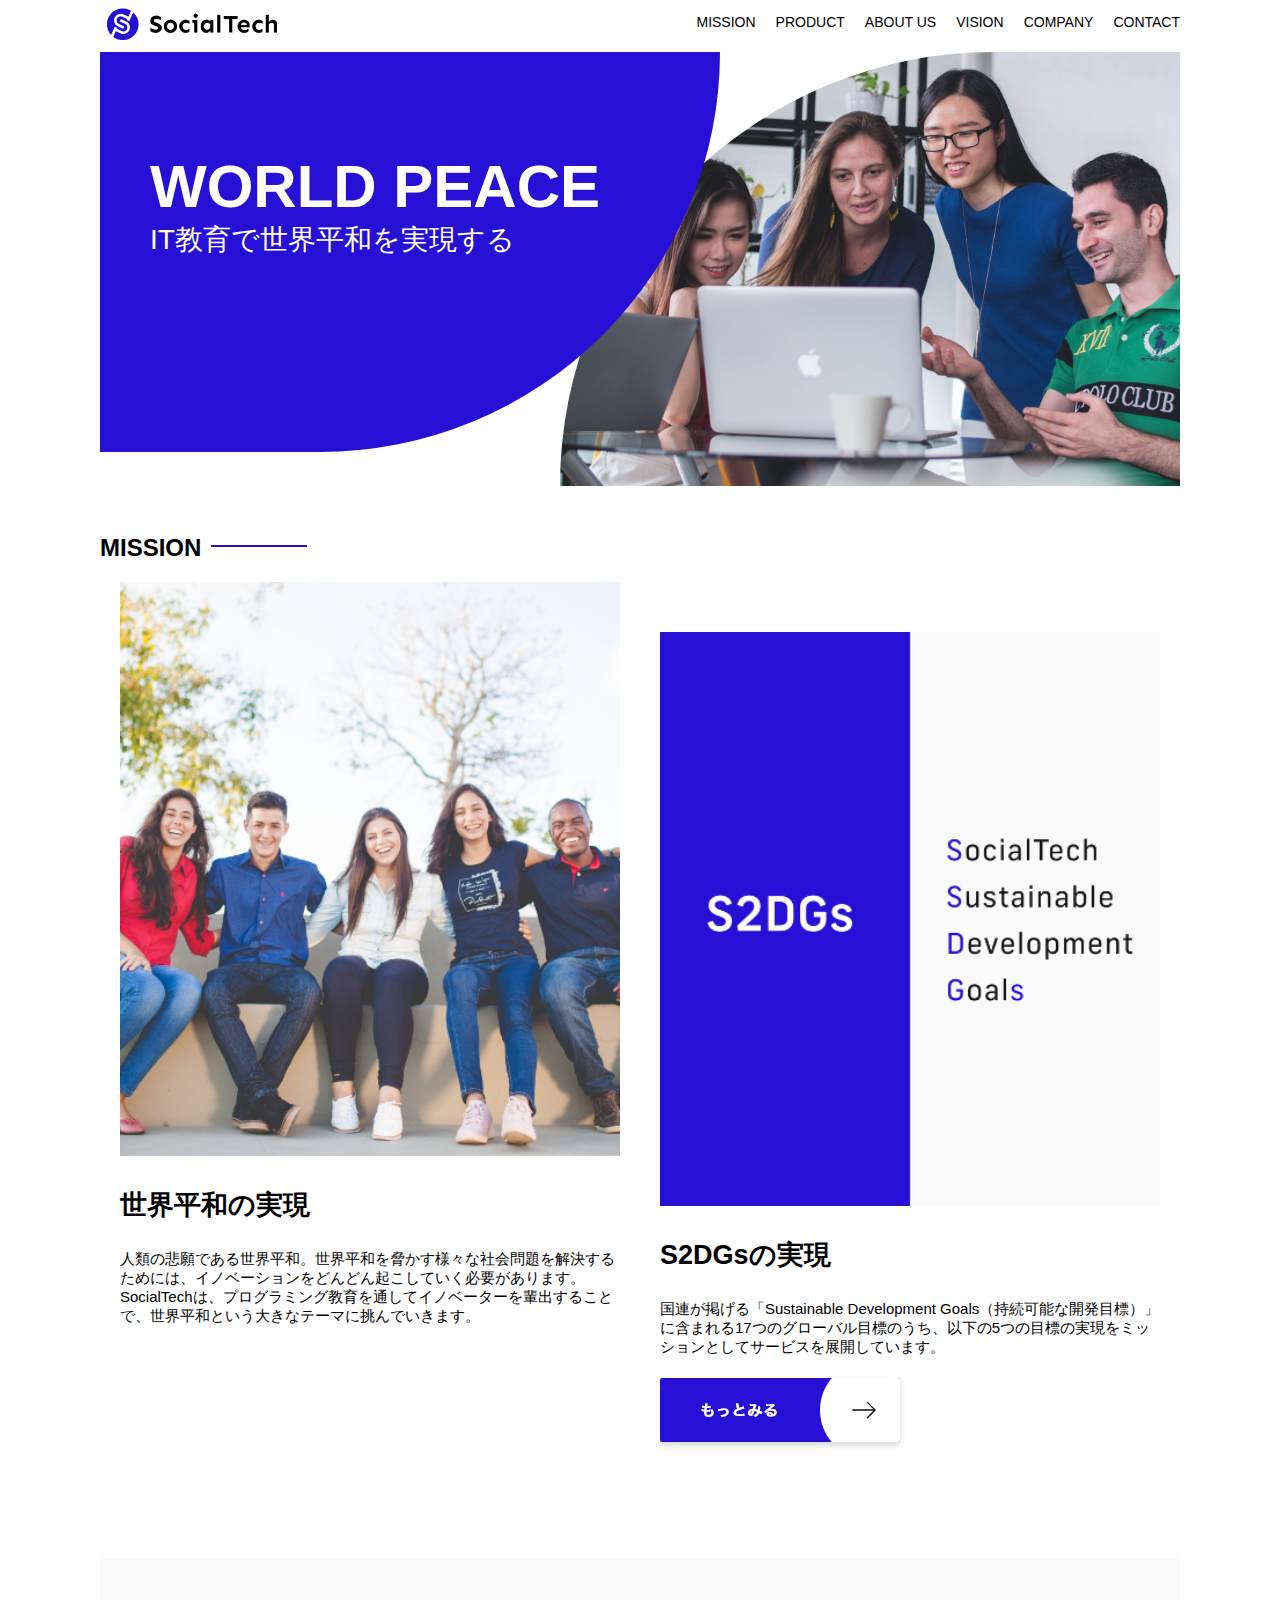
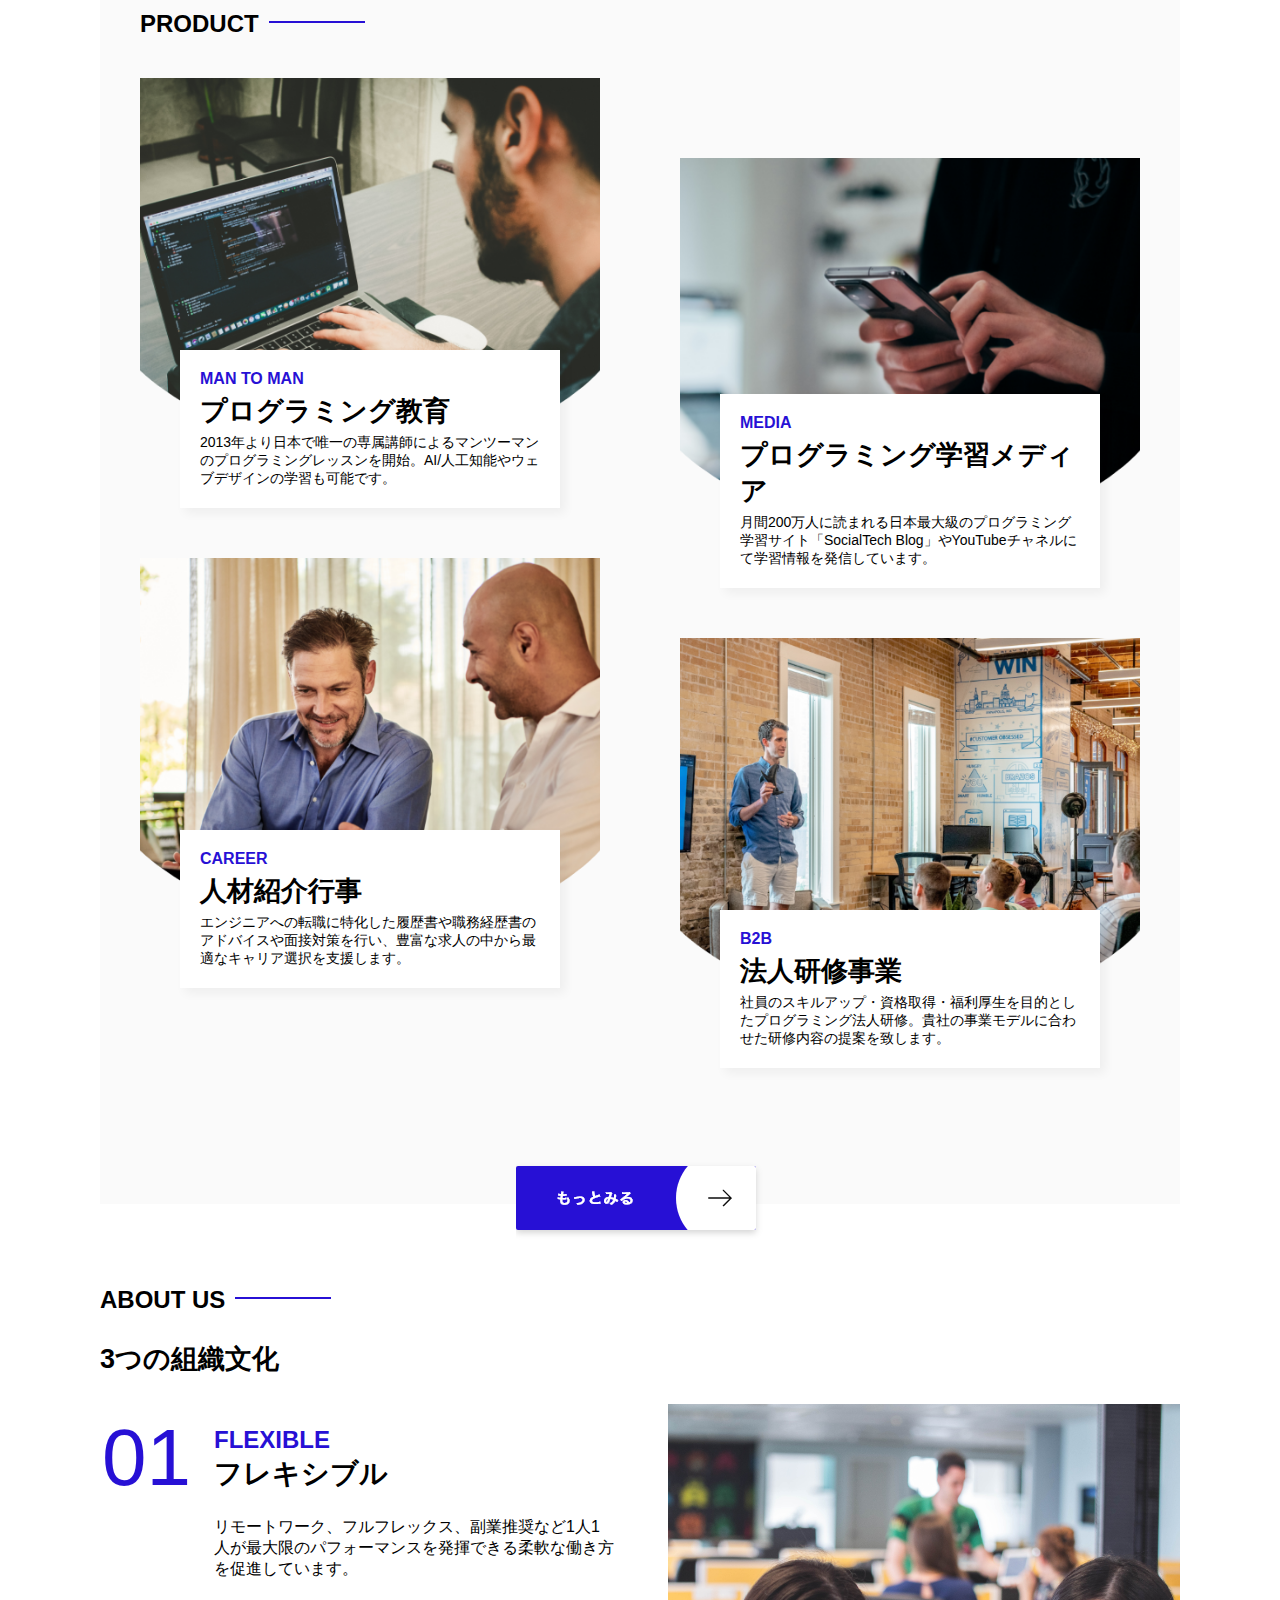
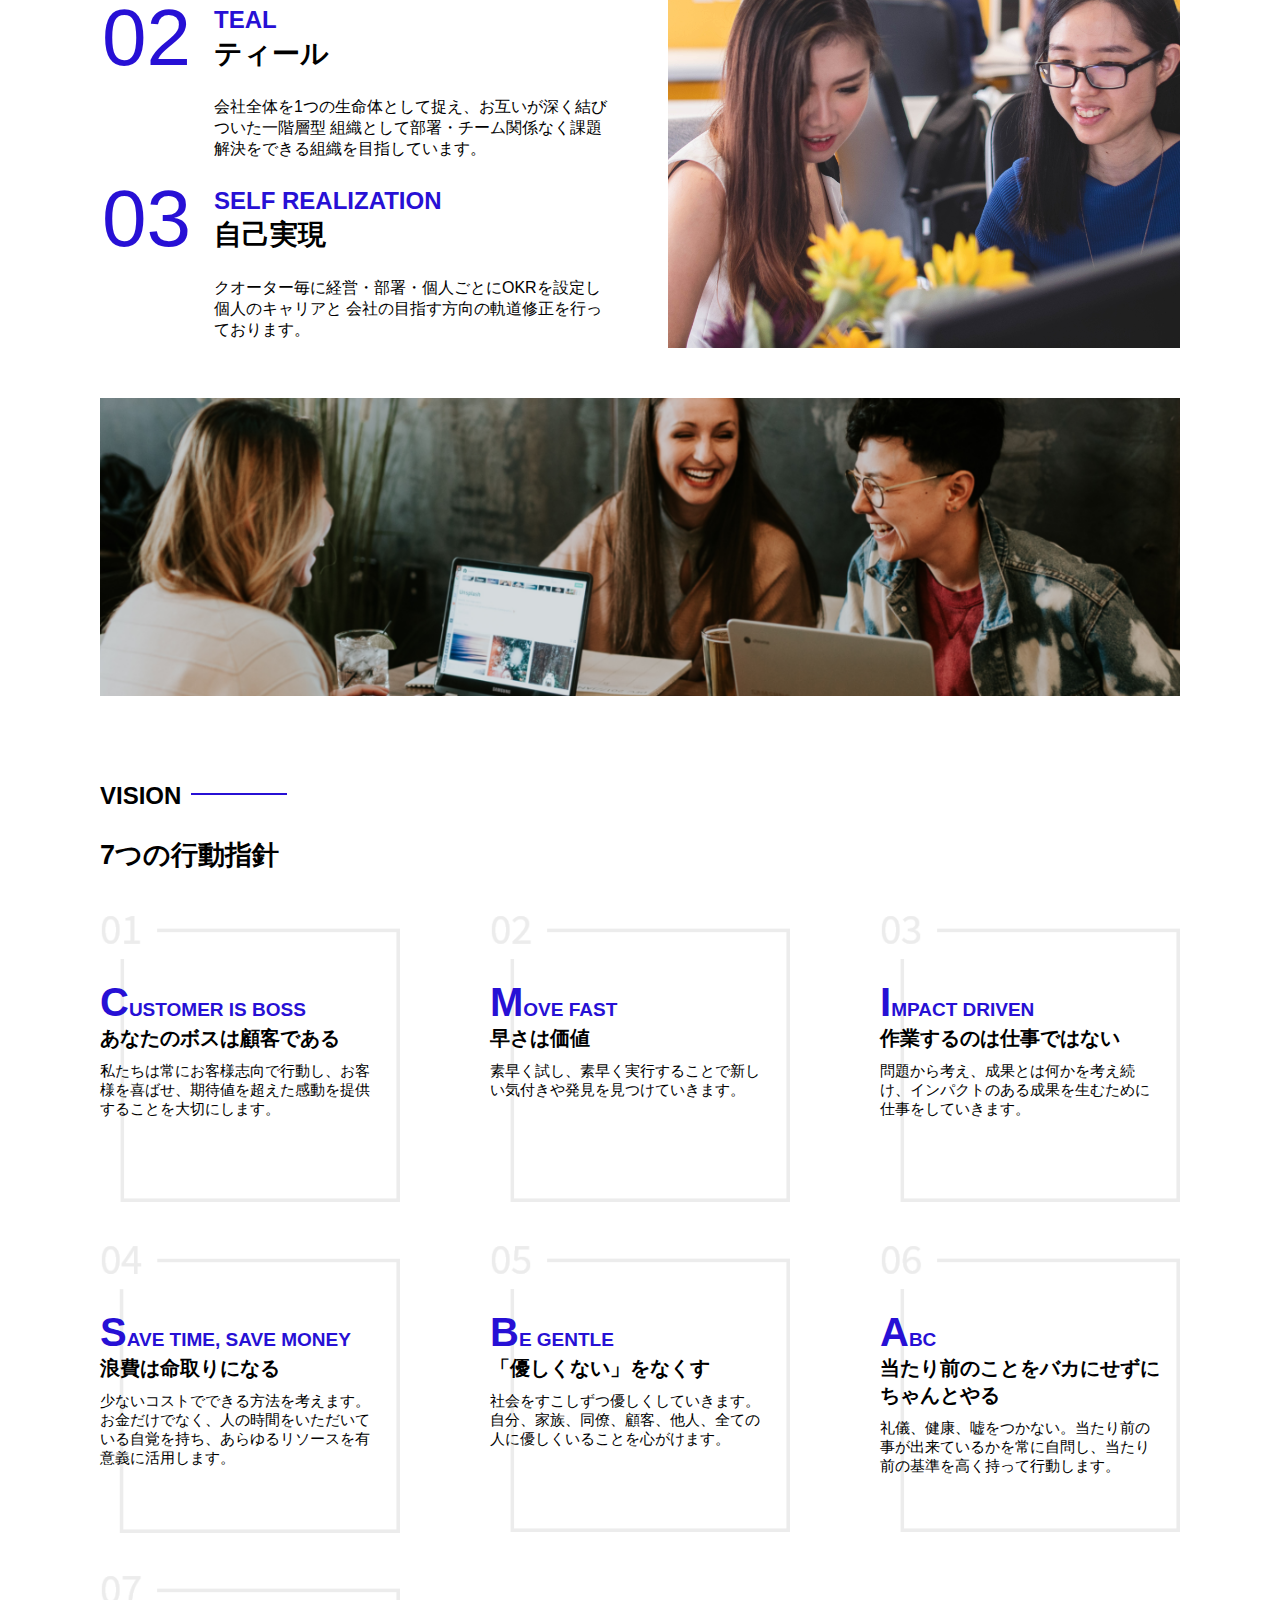
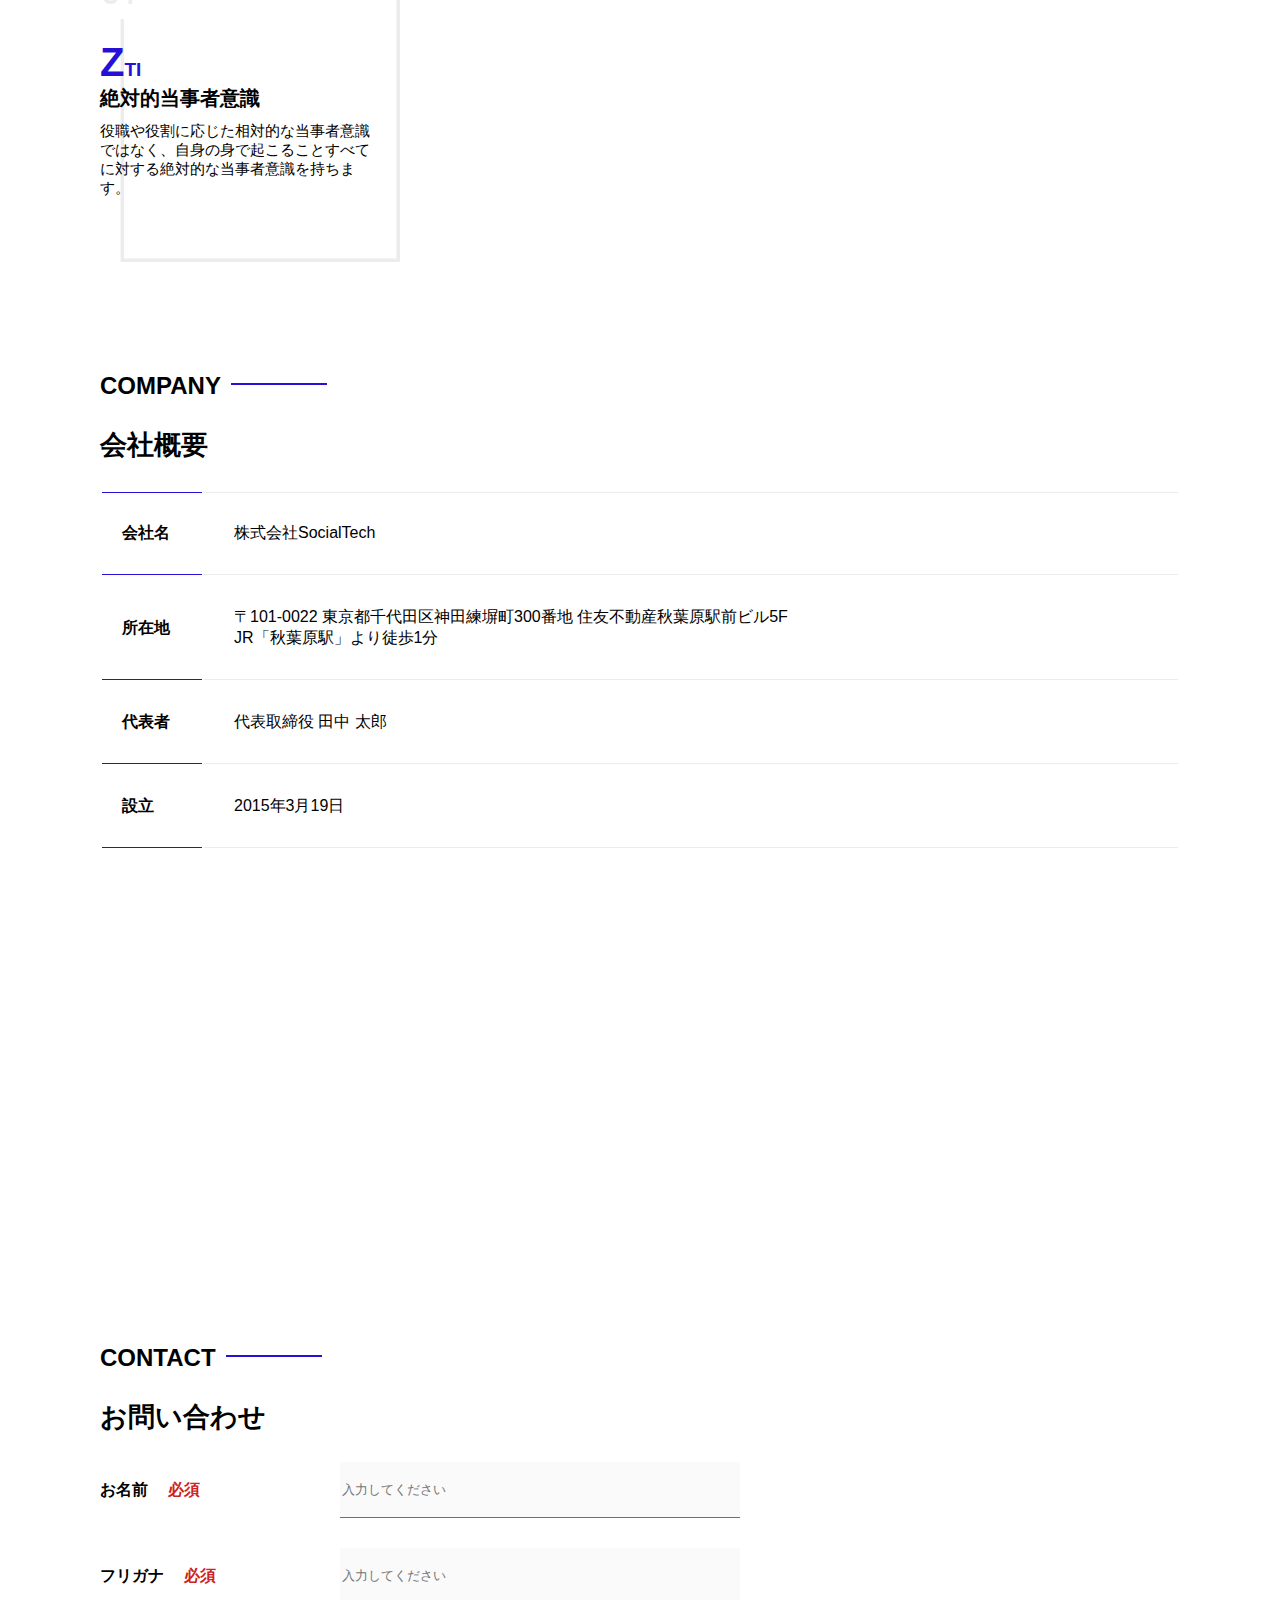
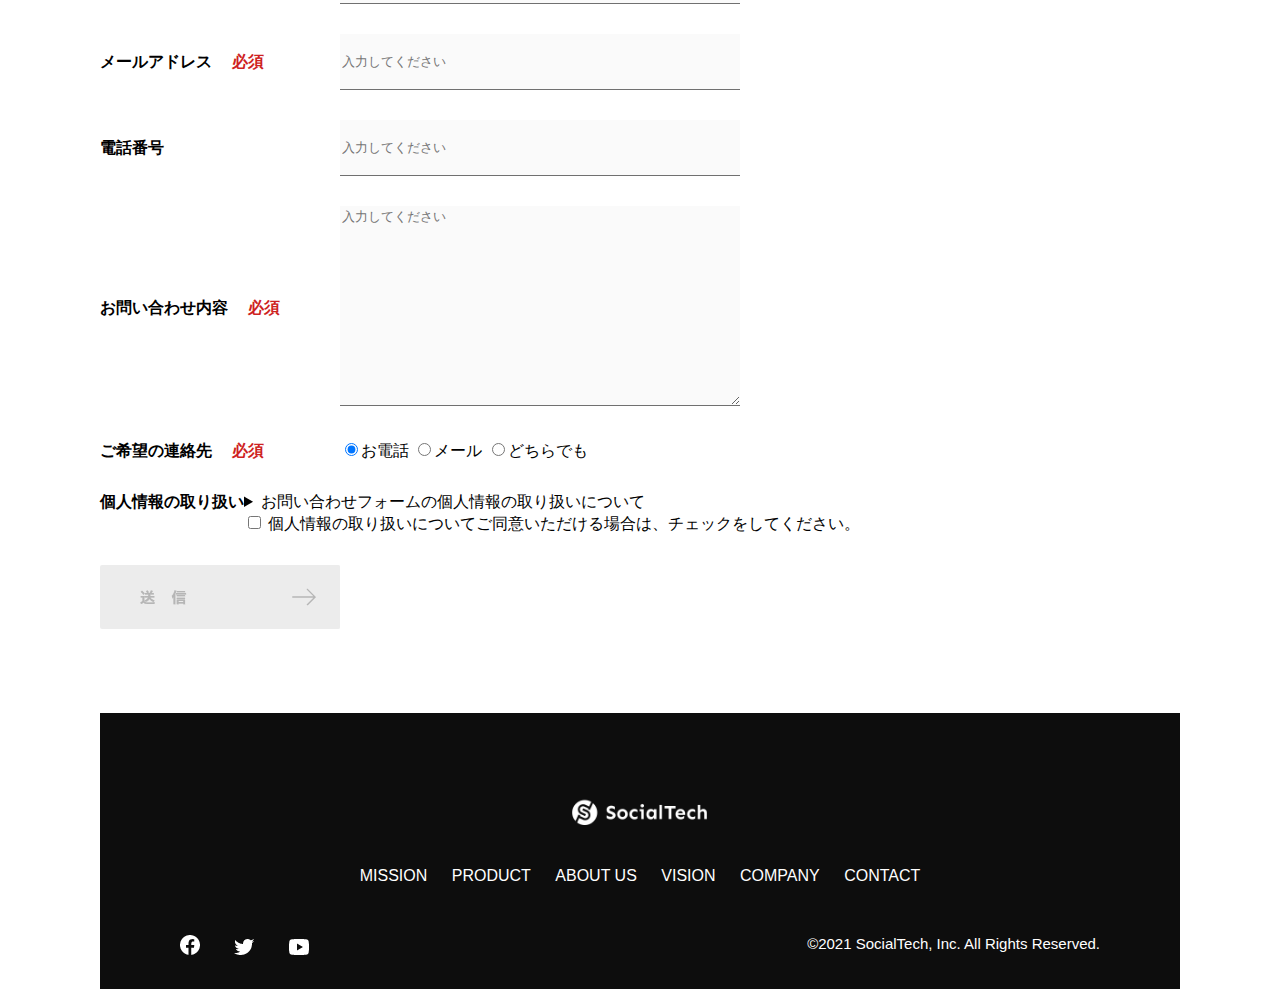
<file: kadai_tutorial_output/index.html>
<!DOCTYPE html>
<html>
<head>
    <title>socialTech</title>
    <meta charset="UTF-8">
    <meta name="description" content="socialTechはEdTech業界のリーディングカンパニーを目指します。">
    <meta name="viewport" content="width=device-width,initial-scale=1.0">
    <link rel="stylesheet" href="style.css">
</head>
<body>
    <!--ヘッダー-->
    <header>

        <!--ロゴ-->
        <a href="index.html" id="logo">
            <img src="images/logo.png" alt="トップページに戻る">
        </a>

        <!--pc用ナビゲーション-->
        <nav id="nav-pc">
            <ul>
                <li><a href="mission.html">MISSION</a></li>
                <li><a href="product.html">PRODUCT</a></li>
                <li><a href="index.html#aboutus">ABOUT US</a></li>
                <li><a href="index.html#vision">VISION</a></li>
                <li><a href="index.html#company">COMPANY</a></li>
                <li><a href="index.html#contact">CONTACT</a></li>
            </ul>
        </nav>

        <!-- スマホ用メニュー -->
        <button id="menu-sp" onclick="document.getElementById('nav-sp').style.display = 'block' ">
            <img src="images/button-menu.png" alt="ナビゲーションを開く">
        </button>
        <div id="nav-sp">
            <button id="close" onclick="document.getElementById('nav-sp').style.display = 'none' ">
                <img src="images/button-close.png" alt="ナビゲーションを閉じる">
            </button>
            <nav>
                <ul>
                    <li>
                        <a id="logo-sp" href="index.html" onclick="document.getElementById('nav-sp').style.display = 'none'">
                            <img src="images/logo-sp.png" alt="トップページに戻る">
                        </a>
                    </li>
                    <li>
                        <a class="menu"  href="mission.html" onclick="document. getElementById('nav-sp').style.display = 'none'">MISSION</a>
                    </li>
                    <li>
                        <a class="menu" href="product.html" onclick="document. getElementById('nav-sp').style.display = 'none'">PRODUCT</a>
                    </li>
                    <li>
                        <a class="menu" href="index.html#aboutus" onclick="document.getElementById('nav-sp').style.display = 'none'">ABOUT US</a>
                    </li>
                    <li>
                        <a  class="menu" href="index.html#vision" onclick="document.getElementById('nav-sp').style.display = 'none'">VISION</a>
                    </li>
                    <li>
                        <a  class="menu" href="index.html#company" onclick="document.getElementById('nav-sp').style.display = 'none'">COMPANY</a>
                    </li>
                    <li>
                        <a  class="menu" href="index.html#contact" onclick="document.getElementById('nav-sp').style.display = 'none'">CONTACT</a>
                    </li>
                </ul>
            </nav>
            <div id="sns">
                <a href="https://www.facebook.com/sejuku2013">
                    <img src="images/button-facebook.png" alt="フェイスブックのリンク">
                </a>
                <a href="https://twitter.com/samuraijuku">
                    <img src="images/button-twitter.png" alt="ツイッターのリンク">
                </a>
                <a href="https://www.youtube.com/channel/UCCFOQO5aDK0xXam4cUQXT8g">
                    <img src="images/button-youtube.png" alt="ユーチューブのリンク">
                </a>
            </div>

        </div>
    </header>

    <main>
        <article>

            <!-- メインビジュアル　-->
            <section id="main-visual">
                <div id="main-message">
                    <h1>WORLD PEACE</h1>
                    <p>IT教育で世界平和を実現する</p>
                </div>
                <img src="images/index/index-main.png" alt="PCの周りに集まる多国籍の仲間たち">
            </section>

            <!--ミッション-->
            <section id="mission">
                <h2 class="index-h2">MISSION</h2>
                <div id="mission-flex">
                    <div>
                        <img id="mission-photo" src="images/index/index-mission.png" alt="屋外のベンチで写真を撮影する多国籍の仲間たち">
                        <h3>世界平和の実現</h3>
                        <p>人類の悲願である世界平和。世界平和を脅かす様々な社会問題を解決するためには、イノベーションをどんどん起こしていく必要があります。SocialTechは、プログラミング教育を通してイノベーターを輩出することで、世界平和という大きなテーマに挑んでいきます。</p>
                    </div>
                    <div>
                        <img id="s2dgs" src="images/index/s2dgs.png" alt="s2dgs">
                        <h3>S2DGsの実現</h3>
                        <p>国連が掲げる「Sustainable Development Goals（持続可能な開発目標）」に含まれる17つのグローバル目標のうち、以下の5つの目標の実現をミッションとしてサービスを展開しています。</p>
                        <a href="mission.html">
                            <img src="images/button-more.png" alt="もっと見る">
                        </a>
                    </div>
            </section>

            <!--プロダクト-->
            <section id="product">
                <h2 class="index-h2">PRODUCT</h2>
                <div class="product-flex">
                    <div id="product-left">
                        <div>
                            <img class="product-photo" src="images/index/index-mantoman.png" alt="pcでコードをかく男性">
                            <div class="product-explain">
                                <span>MAN TO MAN</span>
                                <h3>プログラミング教育</h3>
                                <p>2013年より日本で唯一の専属講師によるマンツーマンのプログラミングレッスンを開始。AI/人工知能やウェブデザインの学習も可能です。</p>
                            </div>
                        </div>
                        <div>
                            <img  class ="product-photo" src="images/index/index-career.png" alt="笑顔で話し合う二人の男性">
                            <div class="product-explain">
                                <span>CAREER</span>
                                <h3>人材紹介行事</h3>
                                <p>エンジニアへの転職に特化した履歴書や職務経歴書のアドバイスや面接対策を行い、豊富な求人の中から最適なキャリア選択を支援します。</p>
                            </div>
                        </div>
                    </div>

                    <div id="product-right">
                        <div>
                            <img class="product-photo" src="images/index/index-media.png" alt="スマホを操作する人">
                            <div class="product-explain">
                                <span>MEDIA</span>
                                <h3>プログラミング学習メディア</h3>
                                <p>月間200万人に読まれる日本最大級のプログラミング学習サイト「SocialTech Blog」やYouTubeチャネルにて学習情報を発信しています。</p>
                            </div>
                        </div>
                        <div>
                            <img  class="product-photo" src="images/index/index-b2b.png" alt="公演中の男性とそれを聴く人々">
                            <div class="product-explain">
                                <span>B2B</span>
                                <h3>法人研修事業</h3>
                                <p>社員のスキルアップ・資格取得・福利厚生を目的としたプログラミング法人研修。貴社の事業モデルに合わせた研修内容の提案を致します。</p>
                            </div>
                        </div>
                    </div>
                </div>
                <div id="product-more">
                    <a href="product.html">
                        <img src="images/button-more.png" alt="もっとみる">
                    </a>
                </div>
            </section>
            <!--ABOUT US-->
            <section id="aboutus">
                <h2 class="index-h2">ABOUT US</h2>
                <h3>3つの組織文化</h3>
                <div>
                    <table class="culture-table">
                        <tr>
                            <td class="culture-num">01</td>
                            <th><span class="culture-en">FLEXIBLE</span><br>フレキシブル</th>
                        </tr>
                        <tr>
                            <td>
                                <!--空のセル-->
                            </td>
                            <td class="culture-description">リモートワーク、フルフレックス、副業推奨など1人1人が最大限のパフォーマンスを発揮できる柔軟な働き方を促進しています。</td>
                        </tr>
                        <tr>
                            <td class="culture-num">02</td>
                            <th><span class="culture-en">TEAL</span><br>ティール</th>
                        </tr>
                        <tr>
                            <td>
                                <!--空のセル-->
                            </td>
                            <td class="culture-description">会社全体を1つの生命体として捉え、お互いが深く結びついた一階層型 組織として部署・チーム関係なく課題解決をできる組織を目指しています。</td>
                        </tr>
                        <tr>
                            <td class="culture-num">03</td>
                            <th><span class="culture-en">SELF REALIZATION</span><br>自己実現</th>
                        </tr>
                        <tr>
                            <td>
                                <!--空のセル-->
                            </td>
                            <td class="culture-description">クオーター毎に経営・部署・個人ごとにOKRを設定し個人のキャリアと 会社の目指す方向の軌道修正を行っております。</td>
                        </tr>
                    </table>
                    <img class="culture-img" src="images/index/index-aboutus1.png" alt="笑顔で話し合う2人の女性">
                </div>
                <img  class="culture-img2" src="images/index/index-aboutus2.png" alt="笑顔で話し合う三人の男女">
            </section>

            <!-- vision -->
            <section id="vision">
                <h2 class="index-h2">VISION</h2>
                <h3>7つの行動指針</h3>
                <div>
                    <div class="vision-box">
                        <img src="images/index/vision-01.png" alt="01">
                        <div>
                            <h4>CUSTOMER IS BOSS</h4>
                            <h5>あなたのボスは顧客である</h5>
                            <p>私たちは常にお客様志向で行動し、お客様を喜ばせ、期待値を超えた感動を提供することを大切にします。</p>
                        </div>
                    </div>
                    <div class="vision-box">
                        <img src="images/index/vision-02.png" alt="02">
                        <div>
                            <h4>MOVE FAST</h4>
                            <h5>早さは価値</h5>
                            <p>素早く試し、素早く実行することで新しい気付きや発見を見つけていきます。</p>
                        </div>
                    </div>
                    <div class="vision-box">
                        <img src="images/index/vision-03.png" alt="03">
                        <div>
                            <h4>IMPACT DRIVEN</h4>
                            <h5>作業するのは仕事ではない</h5>
                            <p>問題から考え、成果とは何かを考え続け、インパクトのある成果を生むために仕事をしていきます。</p>
                        </div>
                    </div>
                    <div class="vision-box">
                        <img src="images/index/vision-04.png" alt="04">
                        <div>
                            <h4>SAVE TIME, SAVE MONEY</h4>
                            <h5>浪費は命取りになる</h5>
                            <p>少ないコストでできる方法を考えます。お金だけでなく、人の時間をいただいている自覚を持ち、あらゆるリソースを有意義に活用します。</p>
                        </div>
                    </div>
                    <div class="vision-box">
                        <img src="images/index/vision-05.png" alt="05">
                        <div>
                            <h4>BE GENTLE</h4>
                            <h5>「優しくない」をなくす</h5>
                            <p>社会をすこしずつ優しくしていきます。自分、家族、同僚、顧客、他人、全ての人に優しくいることを心がけます。</p>
                        </div>
                    </div>
                    <div class="vision-box">
                        <img src="images/index/vision-06.png" alt="06">
                        <div>
                            <h4>ABC</h4>
                            <h5>当たり前のことをバカにせずにちゃんとやる</h5>
                            <p>礼儀、健康、嘘をつかない。当たり前の事が出来ているかを常に自問し、当たり前の基準を高く持って行動します。</p>
                        </div>
                    </div>
                    <div class="vision-box">
                        <img src="images/index/vision-07.png" alt="07">
                        <div>
                            <h4>ZTI</h4>
                            <h5>絶対的当事者意識</h5>
                            <p>役職や役割に応じた相対的な当事者意識ではなく、自身の身で起こることすべてに対する絶対的な当事者意識を持ちます。</p>
                        </div>
                    </div>
                </div>
            </section>

            <!-- company -->
            <section id="company">
                <h2 class="index-h2">COMPANY</h2>
                <h3>会社概要</h3>
                <table id="company-table">
                    <tr>
                        <th class="tableheader tableheader-first">会社名</th>
                        <td class="cell cell-first">株式会社SocialTech</td>
                    </tr>
                    <tr>
                        <th class="tableheader">所在地</th>
                        <td class="cell">〒101-0022 東京都千代田区神田練塀町300番地 住友不動産秋葉原駅前ビル5F<br>JR「秋葉原駅」より徒歩1分</td>
                    </tr>
                    <tr>
                        <th class="tableheader">代表者</th>
                        <td class="cell">代表取締役 田中 太郎</td>
                    </tr>
                    <tr>
                        <th class="tableheader">設立</th>
                        <td class="cell">2015年3月19日</td>
                    </tr>
                </table>
<iframe src="https://www.google.com/maps/embed?pb=!1m18!1m12!1m3!1d3240.0688551336784!2d139.77207767644265!3d35.699923172581286!2m3!1f0!2f0!3f0!3m2!1i1024!2i768!4f13.1!3m3!1m2!1s0x60188fee13660e23%3A0x77137876edf742ac!2z5L2P5Y-L5LiN5YuV55Sj56eL6JGJ5Y6f6aeF5YmN44OT44Or!5e0!3m2!1sja!2sjp!4v1744374376851!5m2!1sja!2sjp"
style="border: 0" allowfullscreen="" loading="lazy">
</iframe>
            </section>

        <!-- お問い合わせフォーム -->
            <section id="contact">
                <h2 class="index-h2">CONTACT</h2>
                <h3>お問い合わせ</h3>
                <form>
                    <div>
                        <div class="contact-heading">
                            <label class="contact-label">お名前<span class="contact-span">必須</span></label>
                        </div>
                        <div>
                            <input type="text" name="name" placeholder="入力してください" class="contact-textbox">
                        </div>
                    </div>
                    <div>
                        <div class="contact-heading">
                            <label class="contact-label">フリガナ<span class="contact-span">必須</span></label>
                        </div>
                        <div>
                            <input type="text" name="hurigana" placeholder="入力してください" class="contact-textbox">
                        </div>
                    </div>
                    
                    <div>
                        <div class="contact-heading">
                            <label class="contact-label">メールアドレス<span class="contact-span">必須</span></label>
                        </div>
                        <div>
                            <input type="text" name="email" placeholder="入力してください" class="contact-textbox">
                        </div>
                    </div>
                    <div>
                        <div class="contact-heading">
                            <label class="contact-label">電話番号</label>
                        </div>
                        <div>
                            <input type="text" name="tel" placeholder="入力してください" class="contact-textbox">
                        </div>
                    </div>
                    <div>
                        <div class="contact-heading">
                            <label class="contact-label">お問い合わせ内容<span class="contact-span">必須</span></label>
                        </div>
                        <div>
                            <textarea class="contact-textarea" placeholder="入力してください" name="message"></textarea>
                        </div>
                    </div>
                    <div>
                        <div class="contact-heading">
                            <label class="contact-label">ご希望の連絡先<span class="contact-span">必須</span></label>
                        </div>
                        <div>
                            <input class="radiobutton" type="radio" value="tel" name="contact" checked><label>お電話</label>
                            <input class="radiobutton" type="radio" value="mail" name="contact"><label>メール</label>
                            <input class="radiobutton" type="radio" value="both" name="contact"><label>どちらでも</label>
                        </div>
                    </div>
                    <div>
                        <div class="contact-label">
                            <label class="contact-label">個人情報の取り扱い</label>
                        </div>
                        <div>
                            <details>
                                <summary>お問い合わせフォームの個人情報の取り扱いについて</summary>
                                <div>
                                    <dl>
                                        <dt>１．組織の名称又は氏名</dt>
                                        <dd>株式会社SocialTec</dd>
                                        <dt>>２．個人情報保護管理者（若しくはその代理人）の氏名又は職名、所属及び連絡先</dt>
                                        <dd>
                                            <p>鈴木 一郎 コーポレート部</p>
                                            <p>メールアドレス：samurai@example.com</p>
                                            <p>TEL:03-1234-5678</p>
                                        </dd>
                                        <dt>３．個人情報の利用目的</dt>
                                        <dd>
                                            <ul>
                                                <li>本サービス及び本サービスに関連する情報の提供又はそれらに関する連絡のため</li>
                                                <li>ユーザーの本人確認のため</li>
                                                <li>当社サービスのご案内のため</li>
                                                <li>当社の商品等の広告または宣伝（電子メールによるものを含むものとします。）</li>
                                            </ul>
                                        </dd>
                                        <dt>４．個人情報の取り扱い業務の委託</dt>
                                        <dd>個人情報の取扱業務の全部または一部を外部に業務委託する場合があります。その際、弊社は、個人情報を適切に保護できる管理体制を敷き実行していることを条件として委託先を厳選したうえで、機密保持契約を委託先と締結し、お客様の個人情報を厳密に管理させます。</dd>
                                        <dt>５．個人情報の開示等の請求</dt>
                                        <dd>
                                            お客様は、弊社に対してご自身の個人情報の開示等（利用目的の通知、開示、内容の訂正・追加・削除、利用の停止または消去、第三者への提供の停止）に関して、当社問合わせ窓口に申し出ることができます。<br>
                                            その際、弊社はお客様ご本人を確認させていただいたうえで、合理的な期間内に対応いたします。<br>
                                            なお、個人情報に関する弊社問合わせ先は、次の通りです。
                                        </dd>
                                        <dd>
                                            <p>株式会社SocialTech 個人情報問合せ窓口</p>
                                            <p>〒150-0043 東京都千代田区神田練塀町300番地 住友不動産秋葉原駅前ビル5F</p>
                                            <p>メールアドレス：samurai@example.com TEL：03-1234-5678</p>
                                        </dd>
                                        <dt>６．個人情報を提供されることの任意性について</dt>
                                        <dd>お客様がご自身の個人情報を弊社に提供されるか否かは、お客様のご判断によりますが、もしご提供されない場合には、適切なサービスが提供できない場合がありますので予めご了承ください。</dd>
                                    </dl>
                                </div>
                            </details>
                            <input type="checkbox" name="agree">
                            <span>個人情報の取り扱いについてご同意いただける場合は、チェックをしてください。</span>
                        </div>
                    </div>
                    <input type="image" src="images/button-submit.png" alt="送信する">
                </form>
            </section>
        </article>
    </main>

    <footer>
        <div id="footer-logo">
            <img src="images/logo-sp.png" alt="SocialTech">
        </div>
        <div id="footer-link">
            <a href="mission.html">MISSION</a>
            <a href="product.html">PRODUCT</a>
            <a href="index.html#aboutus">ABOUT US</a>
            <a href="index.html#vision">VISION</a>
            <a href="index.html#company">COMPANY</a>
            <a href="index.html#contact">CONTACT</a>
        </div>

        <div>
            <div id="sns-footer">
                <div class="sns-btns">
                    <a href="https://www.facebook.com/sejuku2013"><img src="images/button-facebook.png" alt="facebookのリンク"></a>
                    <a href="https://twitter.com/samuraijuku"><img src="images/button-twitter.png" alt="Twitterのリンク"></a>
                    <a href="https://www.youtube.com/channel/UCCFOQO5aDK0xXam4cUQXT8g"><img src="images/button-youtube.png" alt="youtubeのリンク"></a>
                </div>
                <p id="copyright">&copy;2021 SocialTech, Inc. All Rights Reserved.</p>
            </div>
        </div>
    </footer>

</body>
</html>
</file>
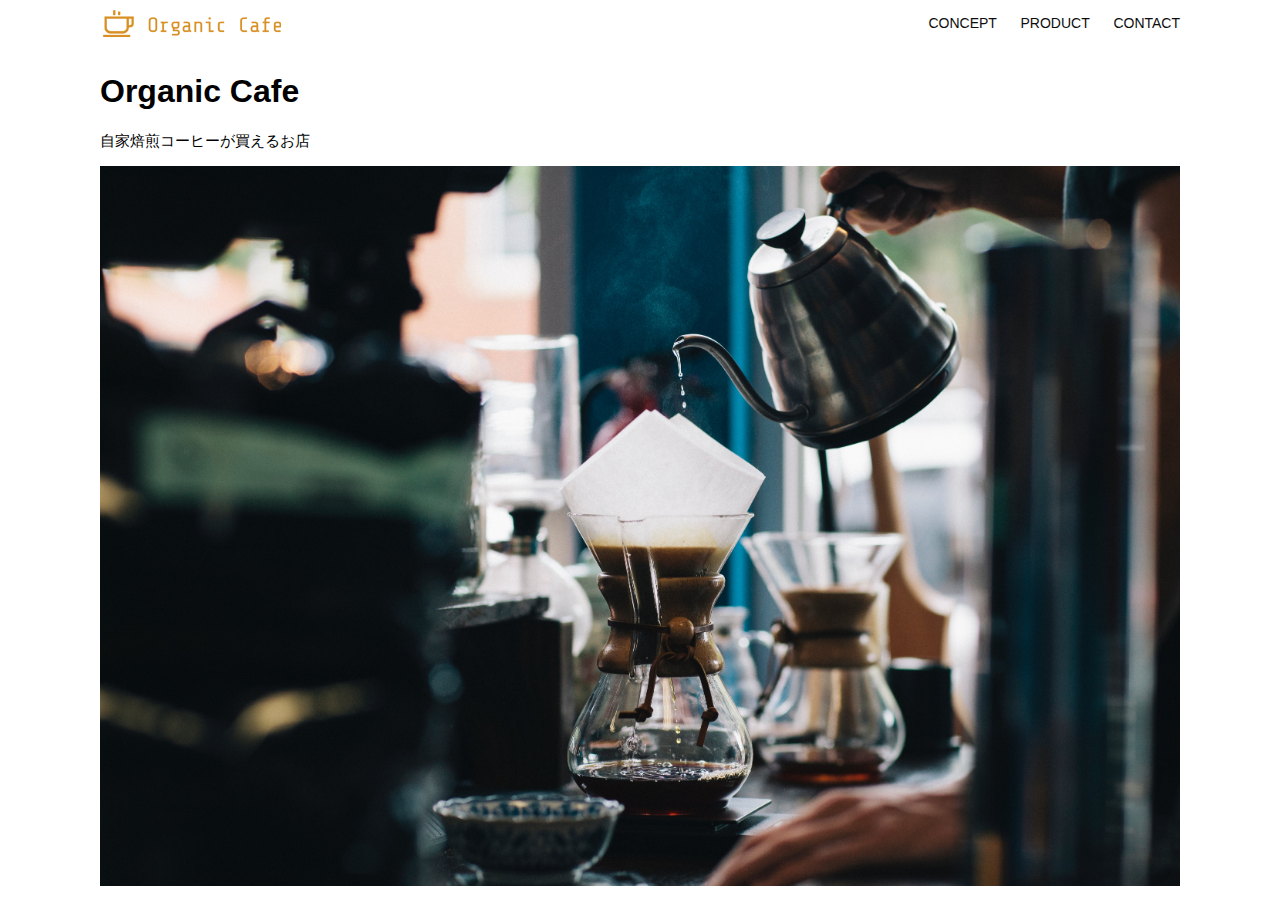
<file: kadai_013/html-css-kadai_013/index.html>
<!DOCTYPE html>
<html>
    <head>
    <title>Organic Cafe</title>
    <meta charset="UTF-8" />
    <meta name="description" content="自家焙煎のコーヒーがお家で楽しめるOrganic Cafe"/>
    <meta name="viewport" content="width=device-width, initial-scale=1.0" />
    <link rel="stylesheet" href="style.css" />
    </head>
  <body>
    <!-- ヘッダー -->
    <header>
        <!-- ロゴ -->
        <a href="index.html" id="logo"><img src="images/logo.png" alt="トップページに戻る"/></a>

        <!-- PC用ナビゲーション -->
        <nav id="nav-pc">
            <a href="index.html#concept">CONCEPT</a>
            <a href="index.html#product">PRODUCT</a>
            <a href="index.html#contact">CONTACT</a>
        </nav>

        <!-- スマホ用メニューボタン -->
        <img id="menu-sp" src="images/button-menu.png"  alt="ナビゲーションを開く" onclick="document.getElementById('nav-sp').style.display = 'block'">
        
    <!-- スマホ用ナビゲーション -->
        <nav id="nav-sp">
            <ul>
                <li>
                    <img  id="close" src="images/button-close.png" alt="ナビゲーションを閉じる" onclick="document.getElementById('nav-sp').style.display = 'none'">
                </li>
                <li>
                    <a  id="logo-sp" href="index.html" onclick="document.getElementById('nav-sp').style.display = 'none'"></a>
                    <img src="images/logo-sp.png" alt="トップページに戻る">
                </li>
                <li>
                    <a class="menu" href="index.html#concept" onclick="document.getElementById('nav-sp').style.display = 'none'">CONCEPT</a>
                </li>
                <li>
                    <a class="menu" href="index.html#product" onclick="document.getElementById('nav-sp').style.display = 'none' ">PRODUCT</a>
                </li>
                <li>
                    <a class="menu" href="index.html#contact" onclick="document.getElementById('nav-sp').style.display = 'none' ">CONTACT</a>
                </li>
        </nav>
    </header>

    <main>
    <article>
        <!-- メインビジュアル -->
        <section id="main-visual">
            <div id="main-message">
                <h1>Organic Cafe</h1>
                <p>自家焙煎コーヒーが買えるお店</p>
            </div>
            <img src="images/main-image.jpg" alt="コーヒーをハンドドリップで淹れる画像"/>
        </section>
    </article>
    </main>
    </body>
</html>
</file>
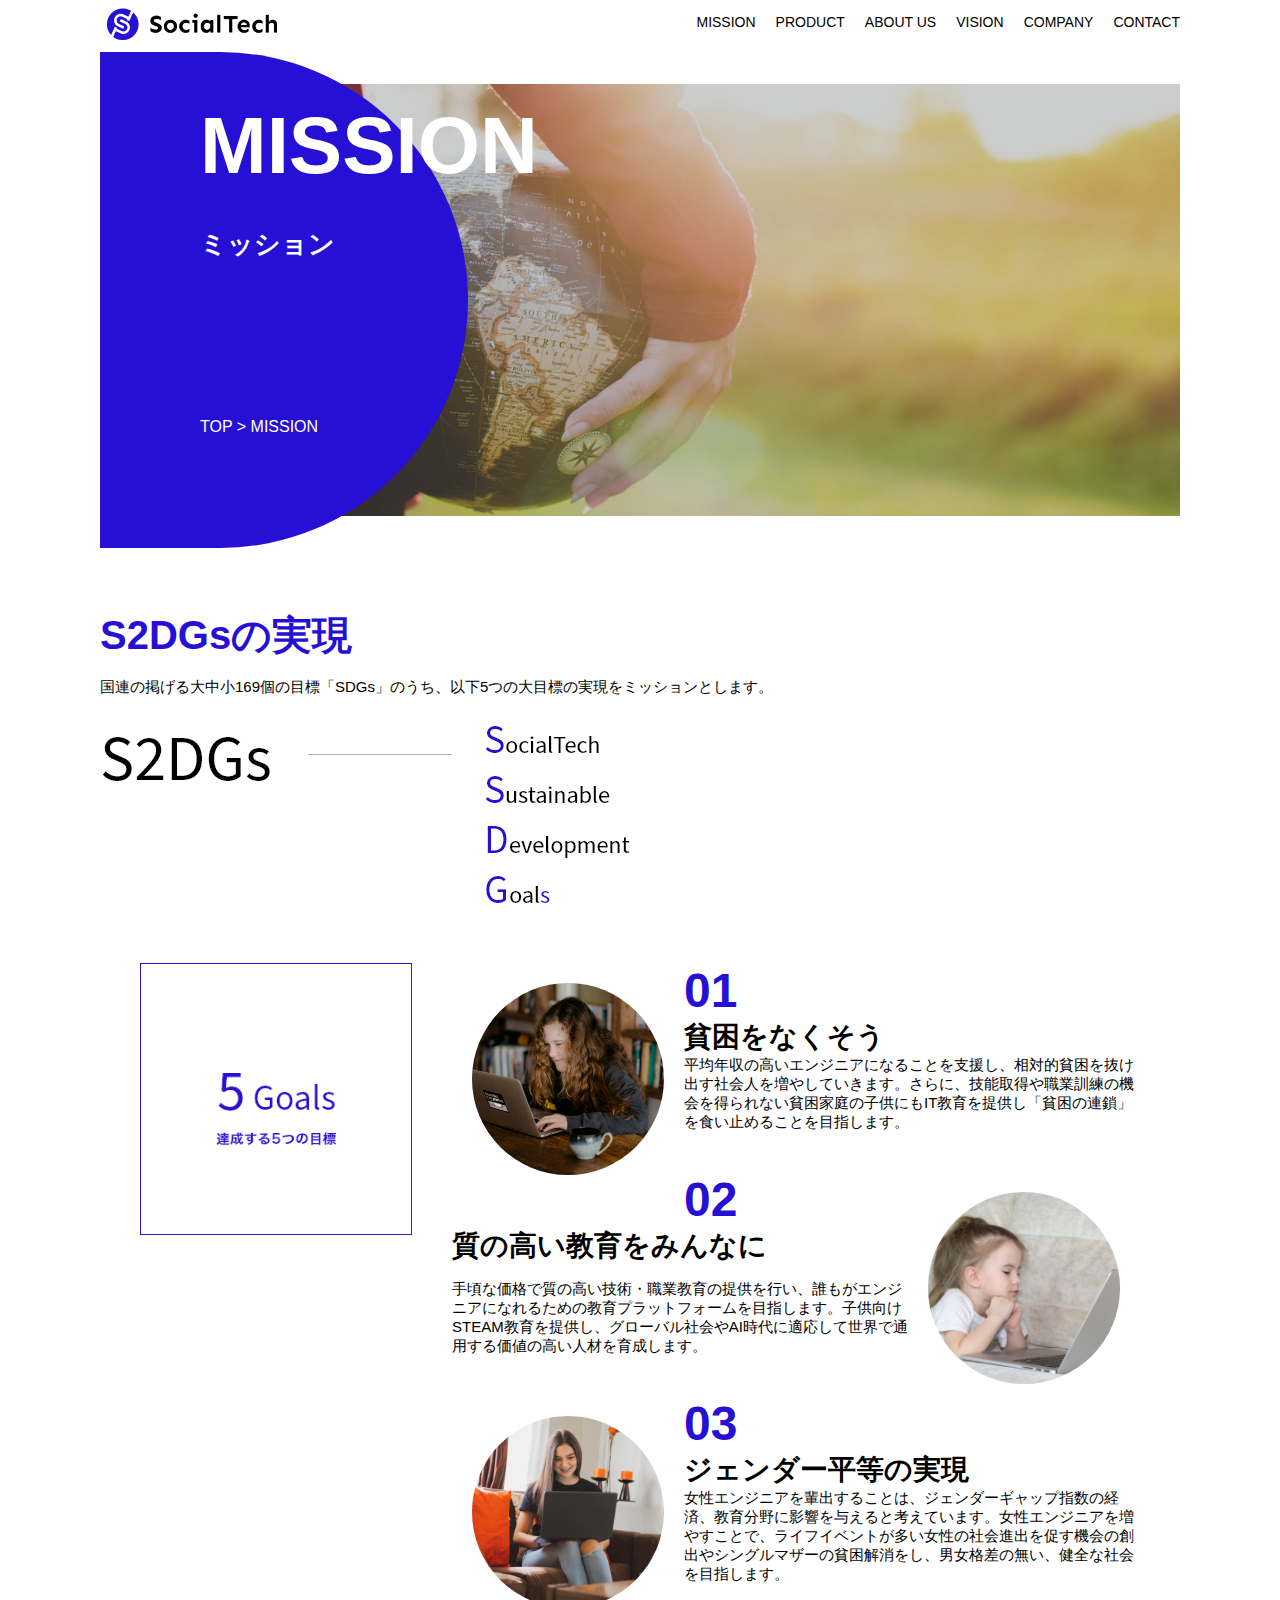
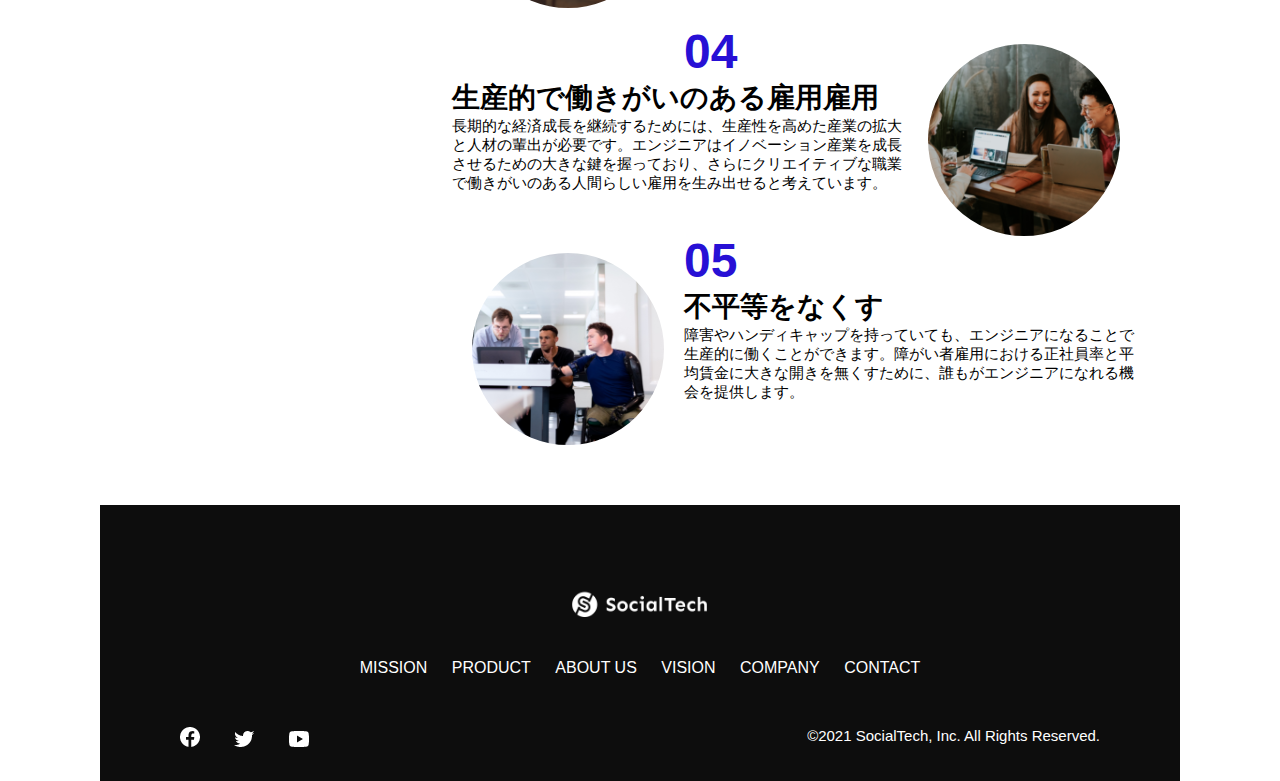
<file: kadai_tutorial_output/mission.html>
<!DOCTYPE html>
<html>
<head>
    <title>socialTech - MISSION ミッション -</title>
    <meta charset="utf-8">
    <meta name="description" content="socialTechが目指す5つの目標(S2DGs)を紹介">
    <meta name="viewport" content="width=device-width, initial-scale=1.0">
    <link rel="stylesheet" href="style.css">
</head>

<body>
    <!-- ヘッダー -->
    <header>
    <!-- ロゴ -->
    <a href="index.html" id="logo">
        <img src="images/logo.png" alt="トップページに戻る">
    </a>

    <!-- PC用ナビゲーション -->
    <nav id="nav-pc">
        <ul>
        <li><a href="mission.html">MISSION</a></li>
        <li><a href="product.html">PRODUCT</a></li>
        <li><a href="index.html#aboutus">ABOUT US</a></li>
        <li><a href="index.html#vision">VISION</a></li>
        <li><a href="index.html#company">COMPANY</a></li>
        <li><a href="index.html#contact">CONTACT</a></li>
        </ul>
    </nav>

    <!-- スマホ用メニューボタン -->
    <button id="menu-sp" onclick="document.getElementById('nav-sp').style.display = 'block'">
        <img src="images/button-menu.png" alt="ナビゲーションを開く">
    </button>

    <!-- スマホ用ナビゲーション -->
    <div id="nav-sp">
        <button id="close" onclick="document.getElementById('nav-sp').style.display = 'none'">
        <img src="images/button-close.png" alt="ナビゲーションを閉じる">
        </button>

        <nav>
        <ul>
            <li>
            <a id="logo-sp" href="index.html" onclick="document.getElementById('nav-sp').style.display = 'none'"><img src="images/logo-sp.png" alt="トップページに戻る"></a>
            </li>
            <li><a class="menu" href="mission.html" onclick="document.getElementById('nav-sp').style.display = 'none'">MISSION</a></li>
            <li><a class="menu" href="product.html" onclick="document.getElementById('nav-sp').style.display = 'none'">PRODUCT</a></li>
            <li><a class="menu" href="index.html#aboutus" onclick="document.getElementById('nav-sp').style.display = 'none'">ABOUT US</a></li>
            <li><a class="menu" href="index.html#vision" onclick="document.getElementById('nav-sp').style.display = 'none'">VISION</a></li>
            <li><a class="menu" href="index.html#company" onclick="document.getElementById('nav-sp').style.display = 'none'">COMPANY</a></li>
            <li><a class="menu" href="index.html#contact" onclick="document.getElementById('nav-sp').style.display = 'none'">CONTACT</a></li>
        </ul>
        </nav>
        <div id="sns">
        <a href="https://www.facebook.com/sejuku2013">
            <img src="images/button-facebook.png" alt="Facebookのリンク">
        </a>
        <a href="https://twitter.com/samuraijuku">
            <img src="images/button-twitter.png" alt="Twitterのリンク">
        </a>
        <a href="https://www.youtube.com/channel/UCCFOQO5aDK0xXam4cUQXT8g">
            <img src="images/button-youtube.png" alt="YouTubeのリンク">
        </a>
        </div>
    </div>
    </header>

    <main>
    <article>
        <section id="mission-main">
            <div class="mission-main-inner">
                <div id="mission-title">
                    <h1>MISSION<br><span>ミッション</span></h1>
                    <p>TOP > MISSION</p>
                </div>  
            </div>
        </section>

        <section id="mission-s2dgs">
            <h2 class="mission-h2">S2DGsの実現</h2>
            <p>国連の掲げる大中小169個の目標「SDGs」のうち、以下5つの大目標の実現をミッションとします。</p>
            <img src="images/mission/mission-s2dgs.png" alt="S2DGs">
        </section>

        <section id="mission-five-goals">
            <div class="five-goals-image">
                <img src="images/mission/mission-5goals.png" alt="5Goals">
            </div>

            <div class="five-goals-read">

                <div>
                    <img  class="fivegoals-image-left" src="images/mission/mission-5goals01.png" alt="pcを操作する女の子">
                    <span class="fivegoals-number">01</span>
                    <h3 class="fivegoals-h3">貧困をなくそう</h3>
                    <p class="fivegoals-p">平均年収の高いエンジニアになることを支援し、相対的貧困を抜け出す社会人を増やしていきます。さらに、技能取得や職業訓練の機会を得られない貧困家庭の子供にもIT教育を提供し「貧困の連鎖」を食い止めることを目指します。</p>
                </div>

                <div>
                    <img  class="fivegoals-image-right" src="images/mission/mission-5goals02.png" alt="㍶を見つめる小さい女の子小さい女の子">
                    <span class="fivegoals-number">02</span>
                    <h3 class="fivegoals-h3">質の高い教育をみんなに</h3>
                    <p class="five-goals-p">手頃な価格で質の高い技術・職業教育の提供を行い、誰もがエンジニアになれるための教育プラットフォームを目指します。子供向けSTEAM教育を提供し、グローバル社会やAI時代に適応して世界で通用する価値の高い人材を育成します。</p>
                </div>

                <div>
                    <img  class="fivegoals-image-left" src="images/mission/mission-5goals03.png" alt="pcを操作する女性">
                    <span class="fivegoals-number">03</span>
                    <h3 class="fivegoals-h3">ジェンダー平等の実現</h3>
                    <p class="fivegoals-p">女性エンジニアを輩出することは、ジェンダーギャップ指数の経済、教育分野に影響を与えると考えています。女性エンジニアを増やすことで、ライフイベントが多い女性の社会進出を促す機会の創出やシングルマザーの貧困解消をし、男女格差の無い、健全な社会を目指します。</p>
                </div>

                <div>
                    <img  class="fivegoals-image-right" src="images/mission/mission-5goals04.png" alt="笑顔で話し合う三人の男女">
                    <span class="fivegoals-number">04</span>
                    <h3 class="fivegoals-h3">生産的で働きがいのある雇用雇用</h3>
                    <p class="fivegoals-p">長期的な経済成長を継続するためには、生産性を高めた産業の拡大と人材の輩出が必要です。エンジニアはイノベーション産業を成長させるための大きな鍵を握っており、さらにクリエイティブな職業で働きがいのある人間らしい雇用を生み出せると考えています。</p>
                </div>

                <div>
                    <img  class="fivegoals-image-left" src="images/mission/mission-5goals05.png" alt="障害を持つ男性が生き生きと働く様子">
                    <span class="fivegoals-number">05</span>
                    <h3 class="fivegoals-h3">不平等をなくす</h3>
                    <p class="fivegoals-p">障害やハンディキャップを持っていても、エンジニアになることで生産的に働くことができます。障がい者雇用における正社員率と平均賃金に大きな開きを無くすために、誰もがエンジニアになれる機会を提供します。</p>
                </div>

            </div>
        </section>


    </article>
    </main>

    <footer>
    <div id="footer-logo">
        <img src="images/logo-sp.png" alt="SocialTech">
    </div>
    <div id="footer-link">
        <a href="mission.html">MISSION</a>
        <a href="product.html">PRODUCT</a>
        <a href="index.html#aboutus">ABOUT US</a>
        <a href="index.html#vision">VISION</a>
        <a href="index.html#company">COMPANY</a>
        <a href="index.html#contact">CONTACT</a>
    </div>
    <div id="sns-footer">
        <div class="sns-btns">
        <a href="https://www.facebook.com/sejuku2013"><img src="images/button-facebook.png" alt="Facebookのリンク"></a>
        <a href="https://twitter.com/samuraijuku"><img src="images/button-twitter.png" alt="Twitterのリンク"></a>
        <a href="https://www.youtube.com/channel/UCCFOQO5aDK0xXam4cUQXT8g"><img src="images/button-youtube.png" alt="YouTubeのリンク"></a>
        </div>
        <p id="copyright">&copy;2021 SocialTech, Inc. All Rights Reserved.</p>
    </div>
    </footer>

</body>
</html>
</file>
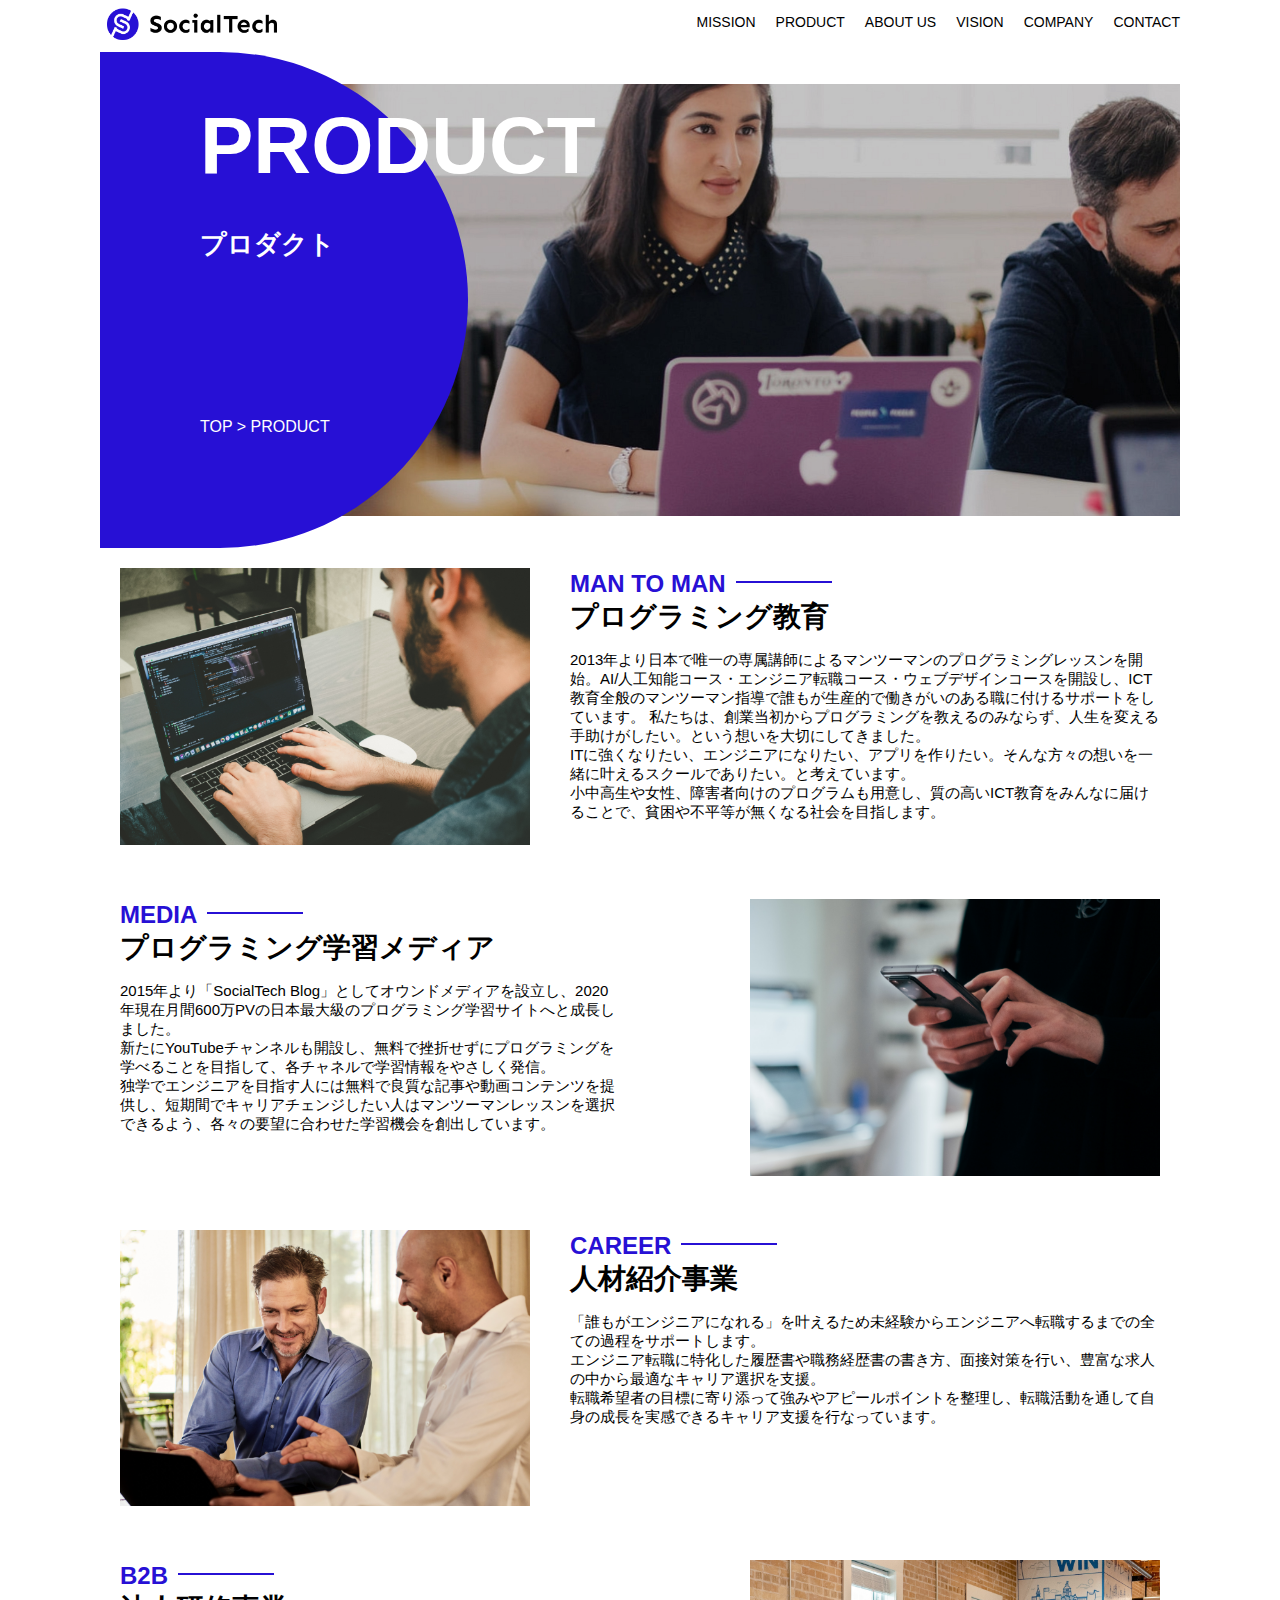
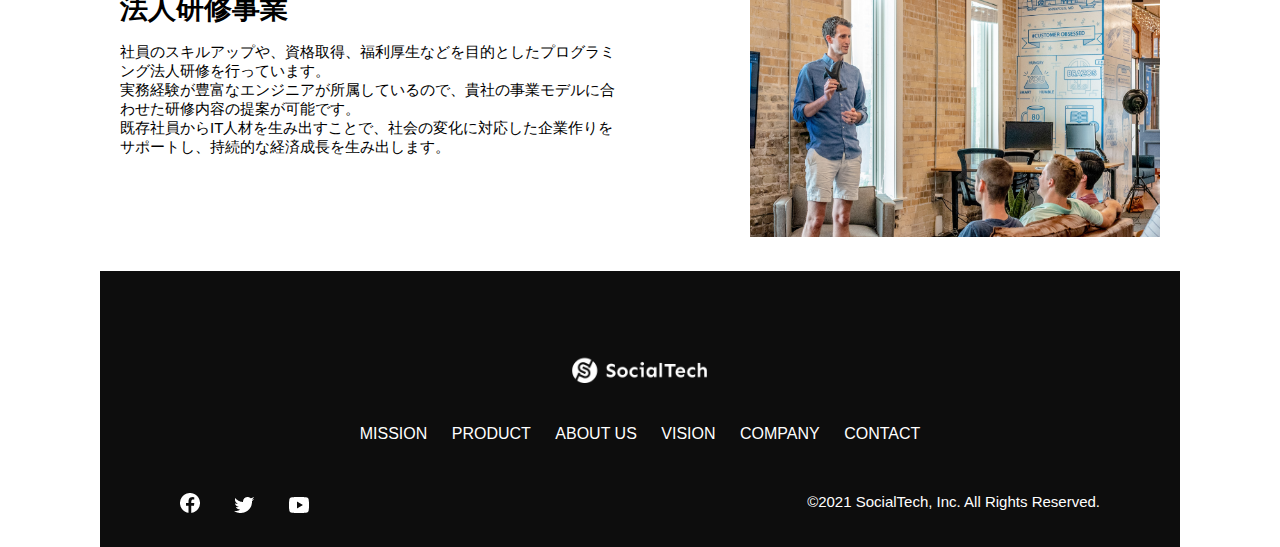
<file: kadai_tutorial_output/product.html>
<!DOCTYPE html>
<html>
<head>
    <title>socialTech -PRODUCT プロダクト-</title>
    <meta charset="utf-8">
    <meta name="description" content="SocialTechの4つのプロダクトを紹介します">
    <meta name="viewport" content="width=device-width, initial-scale=1.0">
    <link rel="stylesheet" href="style.css">
</head>

<body>
    <!-- ヘッダー -->
    <header>
    <!-- ロゴ -->
    <a href="index.html" id="logo">
        <img src="images/logo.png" alt="トップページに戻る">
    </a>

    <!-- PC用ナビゲーション -->
    <nav id="nav-pc">
        <ul>
        <li><a href="mission.html">MISSION</a></li>
        <li><a href="product.html">PRODUCT</a></li>
        <li><a href="index.html#aboutus">ABOUT US</a></li>
        <li><a href="index.html#vision">VISION</a></li>
        <li><a href="index.html#company">COMPANY</a></li>
        <li><a href="index.html#contact">CONTACT</a></li>
        </ul>
    </nav>

    <!-- スマホ用メニューボタン -->
    <button id="menu-sp" onclick="document.getElementById('nav-sp').style.display = 'block'">
        <img src="images/button-menu.png" alt="ナビゲーションを開く">
    </button>

    <div id="nav-sp">
        <button id="close" onclick="document.getElementById('nav-sp').style.display = 'none'">
        <img src="images/button-close.png" alt="ナビゲーションを閉じる">
        </button>

        <nav>
        <ul>
            <li>
            <a id="logo-sp" href="index.html" onclick="document.getElementById('nav-sp').style.display = 'none'"><img src="images/logo-sp.png" alt="トップページに戻る"></a>
            </li>
            <li><a class="menu" href="mission.html" onclick="document.getElementById('nav-sp').style.display = 'none'">MISSION</a></li>
            <li><a class="menu" href="product.html" onclick="document.getElementById('nav-sp').style.display = 'none'">PRODUCT</a></li>
            <li><a class="menu" href="index.html#aboutus" onclick="document.getElementById('nav-sp').style.display = 'none'">ABOUT US</a></li>
            <li><a class="menu" href="index.html#vision" onclick="document.getElementById('nav-sp').style.display = 'none'">VISION</a></li>
            <li><a class="menu" href="index.html#company" onclick="document.getElementById('nav-sp').style.display = 'none'">COMPANY</a></li>
            <li><a class="menu" href="index.html#contact" onclick="document.getElementById('nav-sp').style.display = 'none'">CONTACT</a></li>
        </ul>
        </nav>
        <div id="sns">
        <a href="https://www.facebook.com/sejuku2013">
            <img src="images/button-facebook.png" alt="Facebookのリンク">
        </a>
        <a href="https://twitter.com/samuraijuku">
            <img src="images/button-twitter.png" alt="Twitterのリンク">
        </a>
        <a href="https://www.youtube.com/channel/UCCFOQO5aDK0xXam4cUQXT8g">
            <img src="images/button-youtube.png" alt="YouTubeのリンク">
        </a>
        </div>
    </div>
    </header>

    <main>
    <article>
        <section id="product-main">
            <div class="product-main-inner">
                <div id="product-title">
                    <h1>PRODUCT <br><span>プロダクト</span></h1>
                    <p>TOP > PRODUCT</p>
                </div>
            </div>
        </section>

        <section class="product-section product-section-left">
            <div class="product-section-img">
                <img src="images/product/product-mantoman.png" alt="pcでコードを書く男性">
            </div>
            <div class="product-read">
                <h2 class="product-h2">MAN TO MAN</h2>
                <h3 class="product-h3">プログラミング教育</h3>
                <p>2013年より日本で唯一の専属講師によるマンツーマンのプログラミングレッスンを開始。AI/人工知能コース・エンジニア転職コース・ウェブデザインコースを開設し、ICT教育全般のマンツーマン指導で誰もが生産的で働きがいのある職に付けるサポートをしています。 私たちは、創業当初からプログラミングを教えるのみならず、人生を変える手助けがしたい。という想いを大切にしてきました。<br>ITに強くなりたい、エンジニアになりたい、アプリを作りたい。そんな方々の想いを一緒に叶えるスクールでありたい。と考えています。<br>小中高生や女性、障害者向けのプログラムも用意し、質の高いICT教育をみんなに届けることで、貧困や不平等が無くなる社会を目指します。
                </p>
            </div>
        </section>

        <section class="product-section product-section-right">
            <div class="product-read">
                <h2 class="product-h2">MEDIA</h2>
                <h3 class="product-h3">プログラミング学習メディア</h3>
                <p>2015年より「SocialTech Blog」としてオウンドメディアを設立し、2020年現在月間600万PVの日本最大級のプログラミング学習サイトへと成長しました。<br>新たにYouTubeチャンネルも開設し、無料で挫折せずにプログラミングを学べることを目指して、各チャネルで学習情報をやさしく発信。<br>独学でエンジニアを目指す人には無料で良質な記事や動画コンテンツを提供し、短期間でキャリアチェンジしたい人はマンツーマンレッスンを選択できるよう、各々の要望に合わせた学習機会を創出しています。</p>
            </div>
            <div class="product-section-img">
                <img src="images/product/product-media.png" alt="スマートフォンを操作する人">
            </div>
        </section>

        <section class="product-section product-section-left">
            <div class="product-section-img">
                <img src="images/product/product-career.png" alt="笑顔で話し合う二人の男性">
            </div>
            <div class="product-read">
                <h2 class="product-h2">CAREER</h2>
                <h3 class="product-h3">人材紹介事業</h3>
                <p>「誰もがエンジニアになれる」を叶えるため未経験からエンジニアへ転職するまでの全ての過程をサポートします。<br>エンジニア転職に特化した履歴書や職務経歴書の書き方、面接対策を行い、豊富な求人の中から最適なキャリア選択を支援。<br>転職希望者の目標に寄り添って強みやアピールポイントを整理し、転職活動を通して自身の成長を実感できるキャリア支援を行なっています。<br></p>
            </div>
        </section>

        <section class="product-section product-section-right">
            <div class="product-read">
                <h2 class="product-h2">B2B</h2>
                <h3 class="product-h3">法人研修事業</h3>
                <p>社員のスキルアップや、資格取得、福利厚生などを目的としたプログラミング法人研修を行っています。<br>実務経験が豊富なエンジニアが所属しているので、貴社の事業モデルに合わせた研修内容の提案が可能です。<br>既存社員からIT人材を生み出すことで、社会の変化に対応した企業作りをサポートし、持続的な経済成長を生み出します。</p>
            </div>
            <div class="product-section-img">
                <img src="images/product/product-b2b.png" alt="講演中の男性とそれを聴く人々">
            </div>
        </section>

    </article>
    </main>

    <footer>
    <div id="footer-logo">
        <img src="images/logo-sp.png" alt="SocialTech">
    </div>
    <div id="footer-link">
        <a href="mission.html">MISSION</a>
        <a href="product.html">PRODUCT</a>
        <a href="index.html#aboutus">ABOUT US</a>
        <a href="index.html#vision">VISION</a>
        <a href="index.html#company">COMPANY</a>
        <a href="index.html#contact">CONTACT</a>
    </div>
    <div id="sns-footer">
        <div class="sns-btns">
        <a href="https://www.facebook.com/sejuku2013"><img src="images/button-facebook.png" alt="Facebookのリンク"></a>
        <a href="https://twitter.com/samuraijuku"><img src="images/button-twitter.png" alt="Twitterのリンク"></a>
        <a href="https://www.youtube.com/channel/UCCFOQO5aDK0xXam4cUQXT8g"><img src="images/button-youtube.png" alt="YouTubeのリンク"></a>
        </div>
        <p id="copyright">&copy;2021 SocialTech, Inc. All Rights Reserved.</p>
    </div>
    </footer>
    
</body>
</html>
</file>
<file: kadai_tutorial_output/style.css>
/*pc、スマホ共通スタイル*/

*{
    box-sizing: border-box;
}

p {
    font-size: 15px;
}

body {
    max-width: 1080px;
    margin: 0 auto 0 auto;
    font-family: "Source Sans Pro", "Hiragino Kaku Gothic ProN", Meiryo, Arial, sans-serif;
}

/* ヘッダー */

header {
    display: flex;
    justify-content: space-between;
}

/*ナビゲーションのレイアウト*/

#nav-pc{
    font-size: 14px;
}

#nav-pc ul {
    display: flex;
    padding-left: 0;
}

#nav-pc li {
    list-style: none;
}

/*ナビゲーションのリンクの装飾設定*/

#nav-pc a {
    text-decoration: none;
    margin-left: 20px;
    color: black;
}

#nav-pc a:hover {
    text-decoration: underline;
}

/* スマホ用ナビを非表示 */
#nav-sp,
#menu-sp {
    display: none;
}

/*メインビジュアル*/

#main-visual {
    position: relative;
    height: 400px;
}

#main-message {
    position: absolute;
    top: 0;
    left: 0;
    background-color: #2710d5;
    color: #ffffff;
    border-radius: 0 0 476px 0;
    max-width: 620px;
    height: 100%;
    width: 100%;
    z-index: 11;
}

#main-message > h1 {
    font-size: 60px;
    margin: 100px 0 0 50px;
}

#main-message > p {
    font-size: 28px;
    margin: 0 0 0 50px;
}

#main-visual > img{
    max-width: 620px;
    border-radius: 476px 0 0 0;
    position: absolute;
    top: 0;
    right: 0;
    z-index: 10;
}

/*見出し*/

h2{
    margin: 40px 0 0 0;
}

h2::after{
    content: url("images/line.png");
    margin: 0 0 0 10px;
}
h3{
    font-size: 27px;
}

/*ミッション*/

#mission{
    margin: 80px auto 80px auto;
}

#mission-flex{
    display: flex;
}

#mission-flex > div{
    width: 50%;
    margin: 20px;
}

#mission-photo {
    width: 100%;
}

#s2dgs {
    margin-top: 50px;
    width: 100%;
}

/*プロダクト*/

#product {
    background-color: #fafafa;
    margin: 80px 0 80px 0;
    padding: 10px 40px 0px 40px;
}

#product .product-flex {
    margin-top: 40px;
    display: flex;
}

#product-left {
    width: 50%;
    margin-right: 20px;
}

#product-right {
    width: 50%;
    margin-left: 20px;
    margin-top: 80px;
}

#product-left > div {
    position: relative;
    height: 480px;
    margin-right: 20px;
}

#product-right > div {
    position: relative;
    height: 480px;
    margin-left: 20px;
}

.product-photo {
    width: 100%;
}

/*見出し*/

.product-explain {
    background-color: #ffffff;
    position: absolute;
    left: 0;
    bottom: 50px;
    margin: 0 40px 0 40px;
    padding: 20px;
    box-shadow: 5px 5px 10px rgba(0, 0, 0, 0.05);
}

.product-explain > span {
    color: #2710d5;
    font-weight: bold;
    font-size: 16px;
    margin: 0;
}

.product-explain > h3 {
    margin: 5px 0 5px 0;
}

.product-explain > p {
    font-size: 14px;
    margin: 0;
}

#product-more {
text-align: center;

}

#product-more a {
    position: relative;
    bottom: -42px;
}

/*ABOUTUS*/
#aboutus {
    margin: 80px auto 80px auto;
}

/*票と１枚目の画像をグループ化*/
#aboutus > div {
    display: flex;
}

/* 画像 */
.culture-img {
    width: 50%;
    align-self: flex-start;
}

.culture-img2 {
margin-top: 50px;
width: 100%;
}

/* 表全体 */
.culture-table {
    margin-right: 50px;
}

/* 番号 */
.culture-num {
    font-size: 80px;
    color: #2710d5;
    padding: 0 20px 0 0;
}

/* 見出し */
.culture-table th {
    text-align: left;
    font-size: 28px;
    font-weight: bold;
}

/* 組織文化英語 */
.culture-en {
    color: #2710d5;
    font-size: 24px;
}

/* 説明文 */
.culture-description {
    margin: 0;
}

/* びじょん */
#vision {
    margin: 80px auto 80px auto;
}

/* 全ての行動指針をグループ化するdiv要素 */
#vision > div {
    display: flex;
    justify-content: space-between;
    flex-wrap: wrap;
}

/* 一つ一つの行動指針をグループ化するdiv要素 */
.vision-box {
    width: 300px;
    height: 300px;
    margin-bottom: 30px;
    position: relative;
}

.vision-box > img {
    width: 100%;
    position: relative;
    z-index: 30;
}

.vision-box > div {
    position: absolute;
    top: 0;
    left: 0;
    z-index: 31;
    margin-right: 20px;
}

.vision-box > div > h4 {
    color: #2710d5;
    font-size: 19px;
    margin: 80px 0 0 0;
}

.vision-box > div > h4::first-letter {
    font-size: 40px;
}

.vision-box > div >h5 {
    font-size: 20px;
    margin: 0 0 0 0;
}

.vision-box > div > p {
    margin: 10px 0 0 0;
}


/* 会社概要 */
#company {
    margin: 80px auto 80px auto;
}

/* 表 */
#company-table {
    width: 100%;
}

.tableheader {
    text-align: left;
    padding: 20px 20px 20px 20px;
    border-bottom-color: #2710d5;
    border-bottom-width: 1px;
    border-bottom-style: solid;
    width: 100px;
}

.tableheader-first {
    border-top-color: #2710d5;
    border-top-width: 1px;
    border-top-style: solid;
}

.cell {
    padding: 30px;
    border-bottom-color: #ececec;
    border-bottom-width: 1px;
    border-bottom-style: solid;
}

.cell-first {
    border-top-color: #ececec;
    border-top-width: 1px;
    border-top-style: solid;
}

/* 地図 */
#company > iframe {
    width: 100%;
    height: 368px;
    margin-top: 40px;
}

/* お問い合わせ */
#contact {
    margin: 80px auto 80px auto;
}

#contact > form >div {
    display: flex;
    flex-direction: row;
    flex-wrap: wrap;
    padding-bottom: 30px;
}

/* 左列の見出し */
.contact-heading {
    width: 240px;
    align-self: center;
}

/* 見出しのラベル */
.contact-label {
    font-weight: bold;
}

/* 必須 */
.contact-span {
    color: #ce2222;
    margin: 0 0 0 20px;
    font-weight: bold;
}

/* テキストボックス */
.contact-textbox {
    border-top: 0px;
    border-left: 0px;
    border-right: 0px;
    border-bottom-width: 1px;
    border-bottom-color: #707070;
    border-style: solid;
    background-color: #fafafa;
    width: 400px;
    height: 56px;
}

/* お問い合わせ内容のテキストエリア */
.contact-textarea {
    border-top: 0px;
    border-left: 0px;
    border-right: 0px;
    border-bottom-width: 1px;
    border-bottom-color: #707070;
    background-color: #fafafa;
    width: 400px;
    height: 200px;
}

/* 個人情報の取り扱い */
#contact dt {
    font-weight: bold;
}

#contact dd {
    margin: 0 0 16px 0;
}

#contact dd p {
    margin: 0;
}

#contact dd ul {
    padding-left: 0;
}

#contact dd li {
    margin-bottom: 0;
    list-style: none;
}

/* フッター */
footer {
    background-color: #0d0d0d;
    text-align: center;
    padding: 80px 80px 30px 80px;
}

#footer-logo {
    margin-bottom: 30px;
}

/* ハイパーリンク */
#footer-link {
    margin-bottom: 50px;
}

#footer-link > a {
    text-decoration: none;
    margin: 10px;
    color: #ffffff;
}

#footer-link > a:hover {
    text-decoration: underline;
}

/* SNSボタン*/
#sns-footer {
    display: flex;
    justify-content: space-between;
    text-align: left;
}

#sns-footer a {
    margin-right: 30px;
}

#copyright {
    color: #ffffff;
    margin: 0;
}

/* mission.html用スタイル */
/* ミッションのメインビジュアル */
.mission-main-inner {
    background-image: url(images/mission/mission-main.png);
    background-repeat: no-repeat;
    background-position-y: center;
}

#mission-title {
    background-color: #2710d5;
    width: 368px;
    color: #ffffff;
    height: 496px;
    border-radius: 0 248px 248px 0;
    position: relative;
}

#mission-title h1 {
    position: absolute;
    top: 0;
    left: 100px;
    font-size: 80px;
    line-height: 1;
}

#mission-title h1 span {
    font-size:26px;
}

#mission-title > p {
    position: absolute;
    top: 350px;
    left: 100px;
    font-size: 16px;
}

#mission-s2dgs {
    padding-top: 20px;
}

.mission-h2 {
    color: #2710d5;
    font-size: 40px;
}

.mission-h2::after {
    content: none;
}

/* 5つの目標 */
#mission-five-goals {
    padding: 20px;
    display: flex;
}

#mission-five-goals .five-goals-image {
    width: 30%;
    padding: 20px;
}

#mission-five-goals .five-goals-image img {
    width: 100%;
}

#mission-five-goals .five-goals-read {
    width: 70%;
    padding: 20px;
}

#mission-five-goals .five-goals-read > div {
    margin-bottom: 40px;
}

.fivegoals-image-right {
    float: right;
    margin: 20px;
}

.fivegoals-image-left {
    float: left;
    margin: 20px;
}

.fivegoals-number {
    color: #2710d5;
    font-size: 48px;
    font-weight: bold;
    margin: 0;
    }

.fivegoals-h3 {
    font-size: 28px;
    margin: 0;
}
.fivegoals-p {
    margin: 0;
}

/* プロダクト */
.product-main-inner {
    background-image: url(images/product/product-main.png);
    background-repeat: no-repeat;
    background-position-y: center;
}

#product-title {
    background-color: #2710d5;
    width: 368px;
    color: #ffffff;
    height: 496px;
    border-radius: 0 248px 248px 0;
    position: relative;
}

#product-title h1 {
    position: absolute;
    top: 0;
    left: 100px;
    font-size: 80px;
    line-height: 1;
}

#product-title h1 span {
    font-size: 26px;
}

#product-title > p {
    position: absolute;
    top: 350px;
    left:100px;
    font-size: 16px;
}

.product-section {
    display: flex;
    padding: 20px 20px 0;
}

.product-section .product-section-img {
    width: 450px;
}

.product-section-left .product-section-img img {
    width: 100%;
    padding: 0 40px 30px 0;
    border-radius: - 432px 0 0;
}

.product-section-left .product-read {
    width: 50%;
    flex-grow: 1;
}

.product-section-left .product-read p {
    margin-bottom: 0;
}

.product-section-right {
    justify-content: space-between;
}

.product-section-right .product-section-img img {
    width: 100%;
    padding: 0 0 30px 40px;
}

.product-section-right .product-read {
    width: 500px;
}

.product-h2 {
    color: #2710d5;
    font-size: 24px;
    margin: 0;
}

.product-h3 {
    font-size: 28px;
    margin: 0;
}

/* 画面幅が767px以下の時 */
@media screen and (max-width: 767px) {
    #nav-pc {
        display: none;
    }

    #menu-sp {
        display: block;
        background-color: transparent;
        border: none;
        float: right;
        padding: 0;
    }

    #nav-sp {
        background-color: #2710d5;
        position: fixed;
        top: 0;
        left: 0;
        height: 100%;
        width: 100%;
        z-index: 100;
        display: none;
    }

#close {
        position: absolute;
        top: 20px;
        right: 20px;
        background-color: transparent;
        border: none;
}

    #nav-sp  nav ul {
        padding-left: 0;
    }

    #nav-sp nav li {
        list-style: none;
    }

    #logo-sp {
        margin: 80px 0 30px 20px;
    }

/* ナビゲーションのリンクの装飾設定*/

    #nav-sp nav a {
    display: block;
    color: #ffffff;
    }

    #nav-sp nav a:hover {
    text-decoration: underline;
}

    #nav-sp .menu {
    text-decoration: none;
    margin: 0 20px 0 20px;
    height: 44px;
    font-size: 16px;
    background-image: url(images/arrow.png);
    background-repeat: no-repeat;
    background-position: right top;
    }

    #sns {
    position: absolute;
    bottom: 20px;
    left: 20px;
    }

    #sns {
    margin-right: 30px;
    }

/* メインビジュアル */
    #main-visual {
    position: relative;
    height: 470px;
    }
    #main-visual > div {
    text-align: center;
    height: 280px;
    }

    #main-visual h1 {
    font-size: 28px;
    margin: 90px 0 0 0;
    }

    #main-visual > div > p {
    margin: 0;
    font-size: 15px;
    }

    #main-visual > img {
    width: 100%;
    border-radius: 476px 0 0 0;
    top: auto;
    bottom: 0;
    }
    /* 見出し */
    h2 {
        margin: 15px 0 15px 0;
    }
    h3 {
        font-size: 24px;
        margin: 10px 0 0 0;
    }

    #mission {
        margin: 20px 0 20px 0;
        padding: 0 20px 0 20px;
    }

    #mission-flex {
        flex-direction: column;
    }

    #mission-flex > div {
        width: 100%;
        margin: 0;
    }

    #product {
        margin: 0;
        padding: 10px 20px 0 20px;
    }

    #product .product-flex {
        flex-direction: column;
        margin-top: 0;
    }

    #product-left,
    #product-right {
        width: 100%;
        margin: 0;
    }

    #product-left > div,
    #product-right > div {
        height: auto;
        margin: 0;
    }

    .product-explain {
        position: relative;
        margin: 0;
    }
    
    .product-explain > h3 {
        margin: 10px 0 10px 0;
        font-size: 24px;
    }

    #product-more {
        text-align: left;
    }

    #aboutus {
        margin: 80px 20px 80px 20px;
    }

    #aboutus > div {
        flex-direction: column;
    }

    .culture-table th {
        font-size: 
        16px;
    }
    .culture-table {
        margin-right:0 ;
        padding-top: 20px;
        order: 2;
    }

    .culture-img {
        width: 100%;
        order: 1;
    }

    .culture-img2 {
        margin-top: 0;
    }

    .culture-num {
        padding: 0;
    }

    .culture-description {
        margin: 0;
    }

    #vision {
        margin:80px 20px 80px 20px;
    }

    .vision-box > img {
        position: absolute;
        top: 0;
        left: 0;
    }

    .vision-box > div > h4 {
        margin: 60px 0 0 0;
    }

    #company {
        margin: 0 20px 0 20px;
    }

    #company > h3 {
        margin: 0 0 20px 0;
    }

    .tableheader {
        width: 50px;
    }

    .cell {
        padding: 20px;
    }

    #company > iframe {
        height: 240px;
    }

    #contact {
        margin: 80px 20px 80px 20px;
    }

    #contact > h3 {
        margin: 0 0 20px 0;
    }

    #contact > form > div {
        flex-direction: column;
        margin: 0 0 20px 0;
    } 

    .contact-heading {
        align-self: auto;
        margin-bottom: 20px;
    }

    .contact-textbox {
        min-width: 300px;
        width: 100%;
    }

    .contact-textarea {
        height: 150px;
        width: 100%;
    }

    .radiobutton {
        margin-bottom: 20px;
    }

    footer {
        padding: 30px 20px 50px 20px;
        text-align: left;
    }

    #footer-link > a {
        margin: 0 20px 30px 0;
        display: block;
        background-image: url(images/arrow.png);
        background-repeat: no-repeat;
        background-position: right top;
    }

    #footer-link > a {
        text-decoration: underline;
    }

    #sns-footer {
        flex-direction: column;
        justify-content: flex-start;
    }

    #copyright {
        font-size: 12px;
        margin-top: 30px;
    }

    /* mission.html用スタイル */
#mission-main {
    height: 256px;
    margin-top: 4%;
    position: relative;
}

.mission-main-inner {
    height: 80%;
    background-size: cover;
}

#mission-title {
    width: 136px;
    height: 256px;
    position: absolute;
    top: -10%;
}

#mission-title h1 {
    left: 20px;
    font-size: 40px;
}

#mission-title h1 span {
    font-size: 18px;
}

#mission-title > p {
    top: 180px;
    left: 20px;
    font-size: 13px;
}

.mission-h2 {
    font-size: 38px;
    margin: 0px;
}

.mission-h2::after {
    content: none;
}

#mission-s2dgs > img {
    width: 100%;
}

#mission-five-goals {
    flex-direction: column;
}

#mission-five-goals > div {
    padding: 0;
}

#mission-five-goals .five-goals-image,
#mission-five-goals .five-goals-read {
    width: 100%;
    padding: 0;
}
#mission-five-goals .five-goals-read > div {
    display: flex;
    flex-direction: column;
}

.fivegoals-image-right,
.fivegoals-image-left {
    align-self: center;
}

/* プロダクトページ */
#product-main {
    height: 256px;
    margin-top: 4%;
    position: relative;
}

.product-main-inner {
    height: 80%;
    background-size: cover;
}

#product-title {
    width: 136px;
    height: 256px;
    position: absolute;
    top: -10%;
}

#product-title  h1 {
    left: 20%;
    font-size: 40px;
}

#product-title h1 {
    left: 20px;
    font: 40px;
}

#product-title h1 span {
    font-size: 18px;
}

#product-title > p {
    top: 180px;
    left: 20px;
    font-size: 13px;
}



.product-section {
    flex-direction: column;
}

.product-section .product-section-img {
    width: 100%;
}

.product-section .product-section-img img {
    width: 100%;
    padding: 0;
}

.product-section-left .product-section-img img {
    border-radius: 0 300px 0 0;
}

.product-section-left .product-read {
    width: 100%;
    flex-grow: 1;
}

.product-section-right .product-section-img img {
    order: 1;
    border-radius: 300px 0 0 0;
}

.product-section-right .product-read {
    order: 2;
    width: 100%;
} 

}
</file>
<file: kadai_013/html-css-kadai_013/style.css>
/* PC、スマホ共通スタイル */
body {
  font-family: "Source Sans Pro", "Hiragino Kaku Gothic ProN", Meiryo, Arial,
    sans-serif;
}

p {
  font-size: 15px;
}

#main-visual>img {
  width: 100%;
}

/*================
PC用のスタイル 
=================*/ 
@media screen and (min-width: 768px) {
  /* 横幅設定 */

  body {
    max-width: 1080px;
    min-width: 960px;
    margin: 0 auto 0 auto;
  }

  /* ヘッダー */
  header {
    display: flex;
    justify-content: space-between;
  }

  /* ナビゲーションのレイアウト */
  #nav-pc {
    text-align: right;
    font-size: 14px;
    padding-top: 15px;
  }

  /* ナビゲーションのリンクの装飾設定 */
  #nav-pc>a {
    text-decoration: none;
    margin-left: 20px;
  }

  #nav-pc>a:link {
    color: #0d0d0d;
  }

  #nav-pc>a:visited {
    color: #0d0d0d;
  }

  #nav-pc>a:hover {
    color: #0d0d0d;
    text-decoration: underline;
  }

  #nav-pc>a:active {
    color: #0d0d0d;
  }
  #menu-sp {
    display: none;
  }
  #nav-sp {
    display: none;
  }
}

/* 画面幅が767以下 の時*/

@media screen and (max-width: 767px) {
  body {
    min-width: 375px;
    margin: 0;
  }

  #nav-pc {
    display: none;
  }

  #menu-sp {
    float: right;
    padding: 0;
  }

  #nav-sp {
    background-color: #ce933e;
    position: absolute;
    left: 0;
    top: 0;
    height: 100%;
    width: 100%;
    display: none;
    z-index: 100;
  }

  #nav-sp ul {
    padding-left: 0;
  }
  #nav-sp li {
    list-style: none;
  }

  #close {
    position: absolute;
    top: 20px;
    right: 20px;
  }

  #logo-sp {
    margin: 80px 0px 30px 20px;
  }

  #nav-sp a {
    display: block;
  }

  #nav-sp a:link {
    color: #ffffff;
  }

  #nav-sp a:visited {
    color: #ffffff;
  }

  #nav-sp a:hover {
    color: #ffffff;
    text-decoration: underline;
  }

  #nav-sp a:active {
    color: #ffffff;
  }

  #nav-sp .menu {
    text-decoration: none;
    display: block;
    margin: 0 20px 0 20px;
    height: 44px;
    font-size: 16px;
    background-image: url(images/arrow.png); 
    background-repeat: no-repeat;
    background-position: right top;
  }
}
</file>
